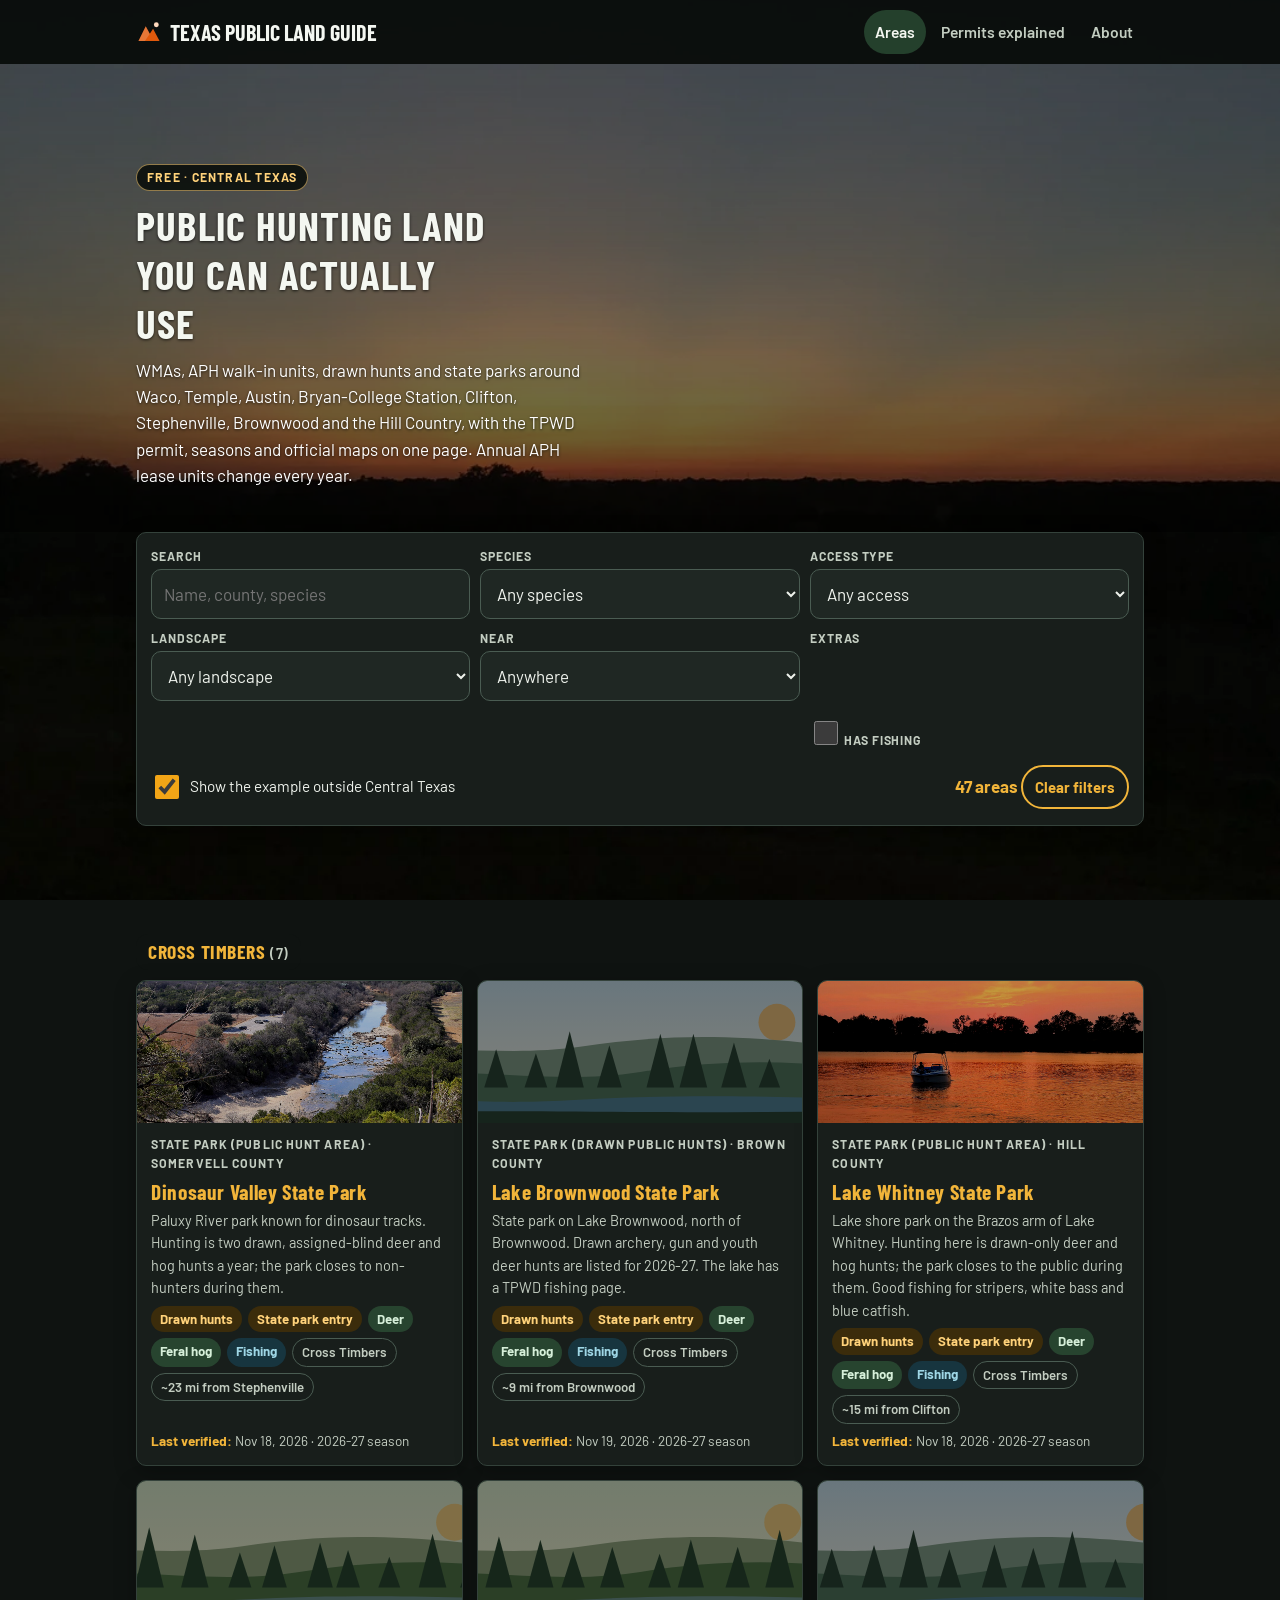
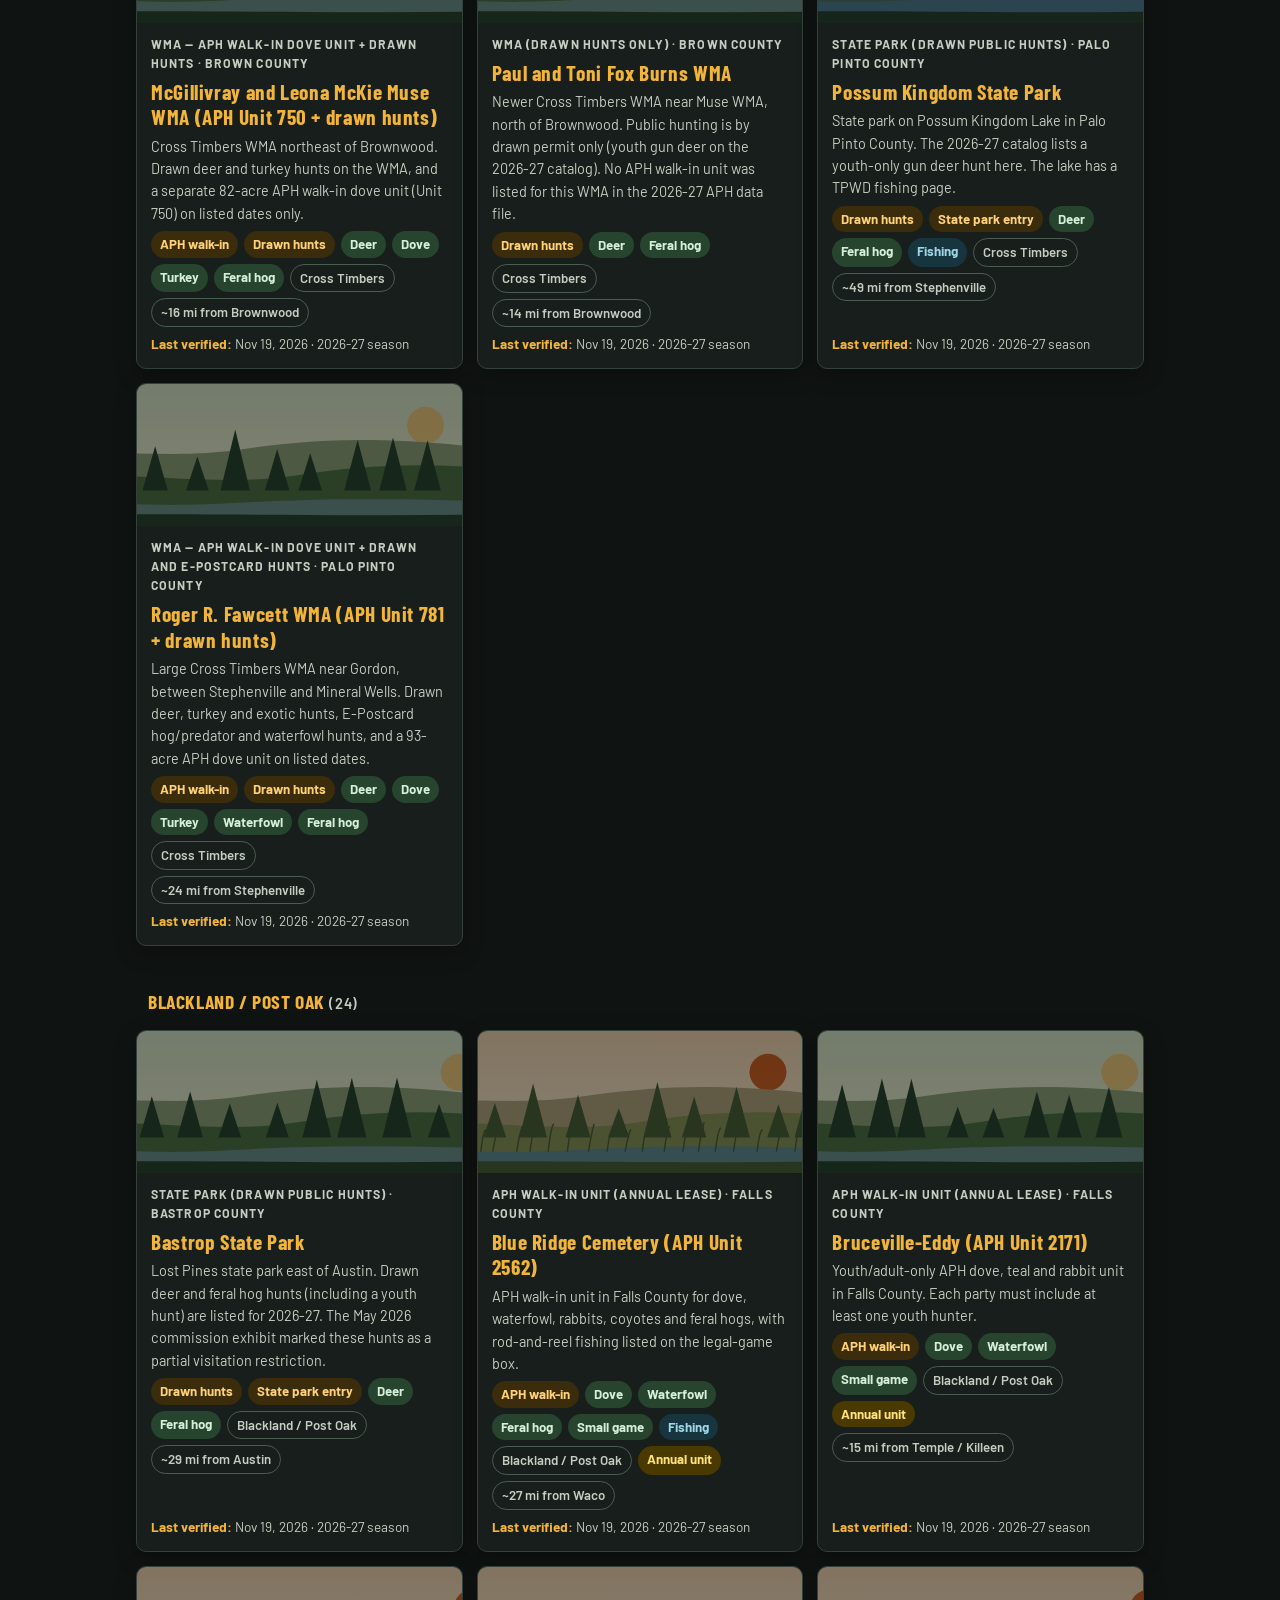
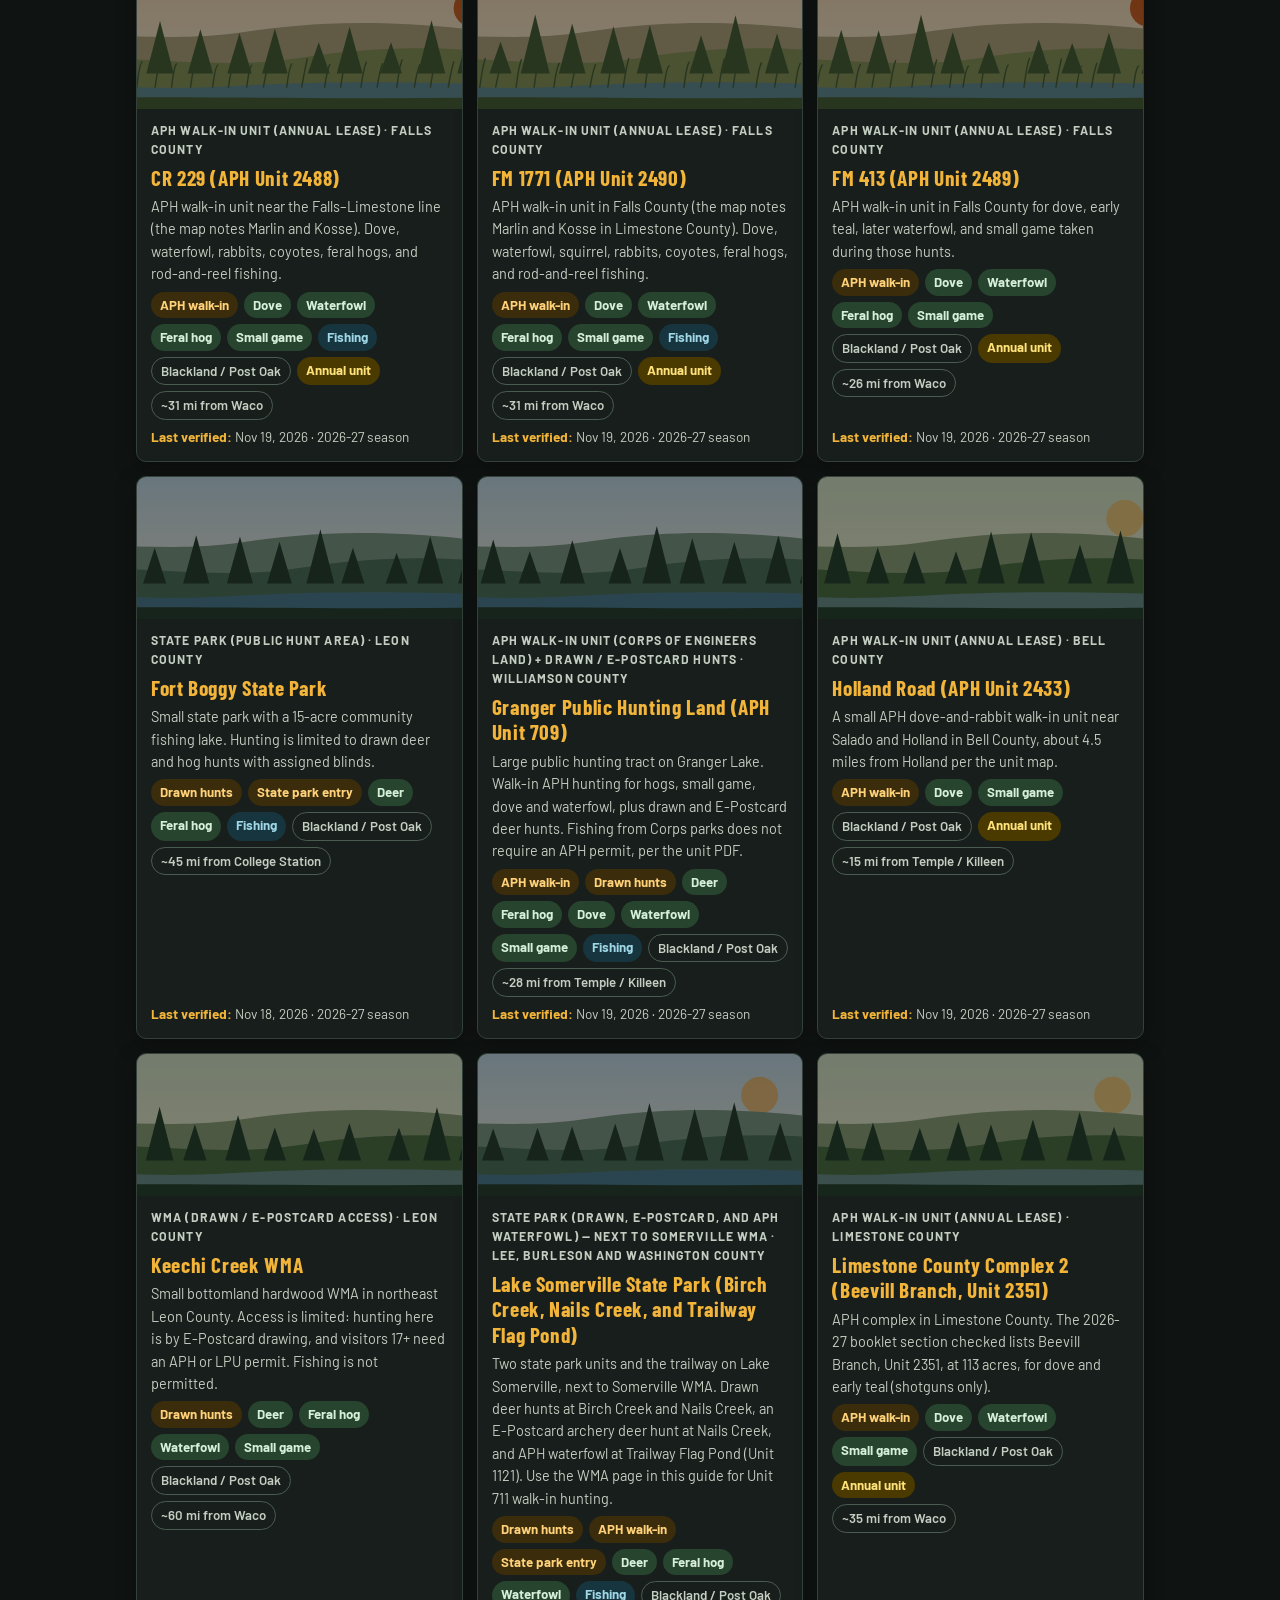
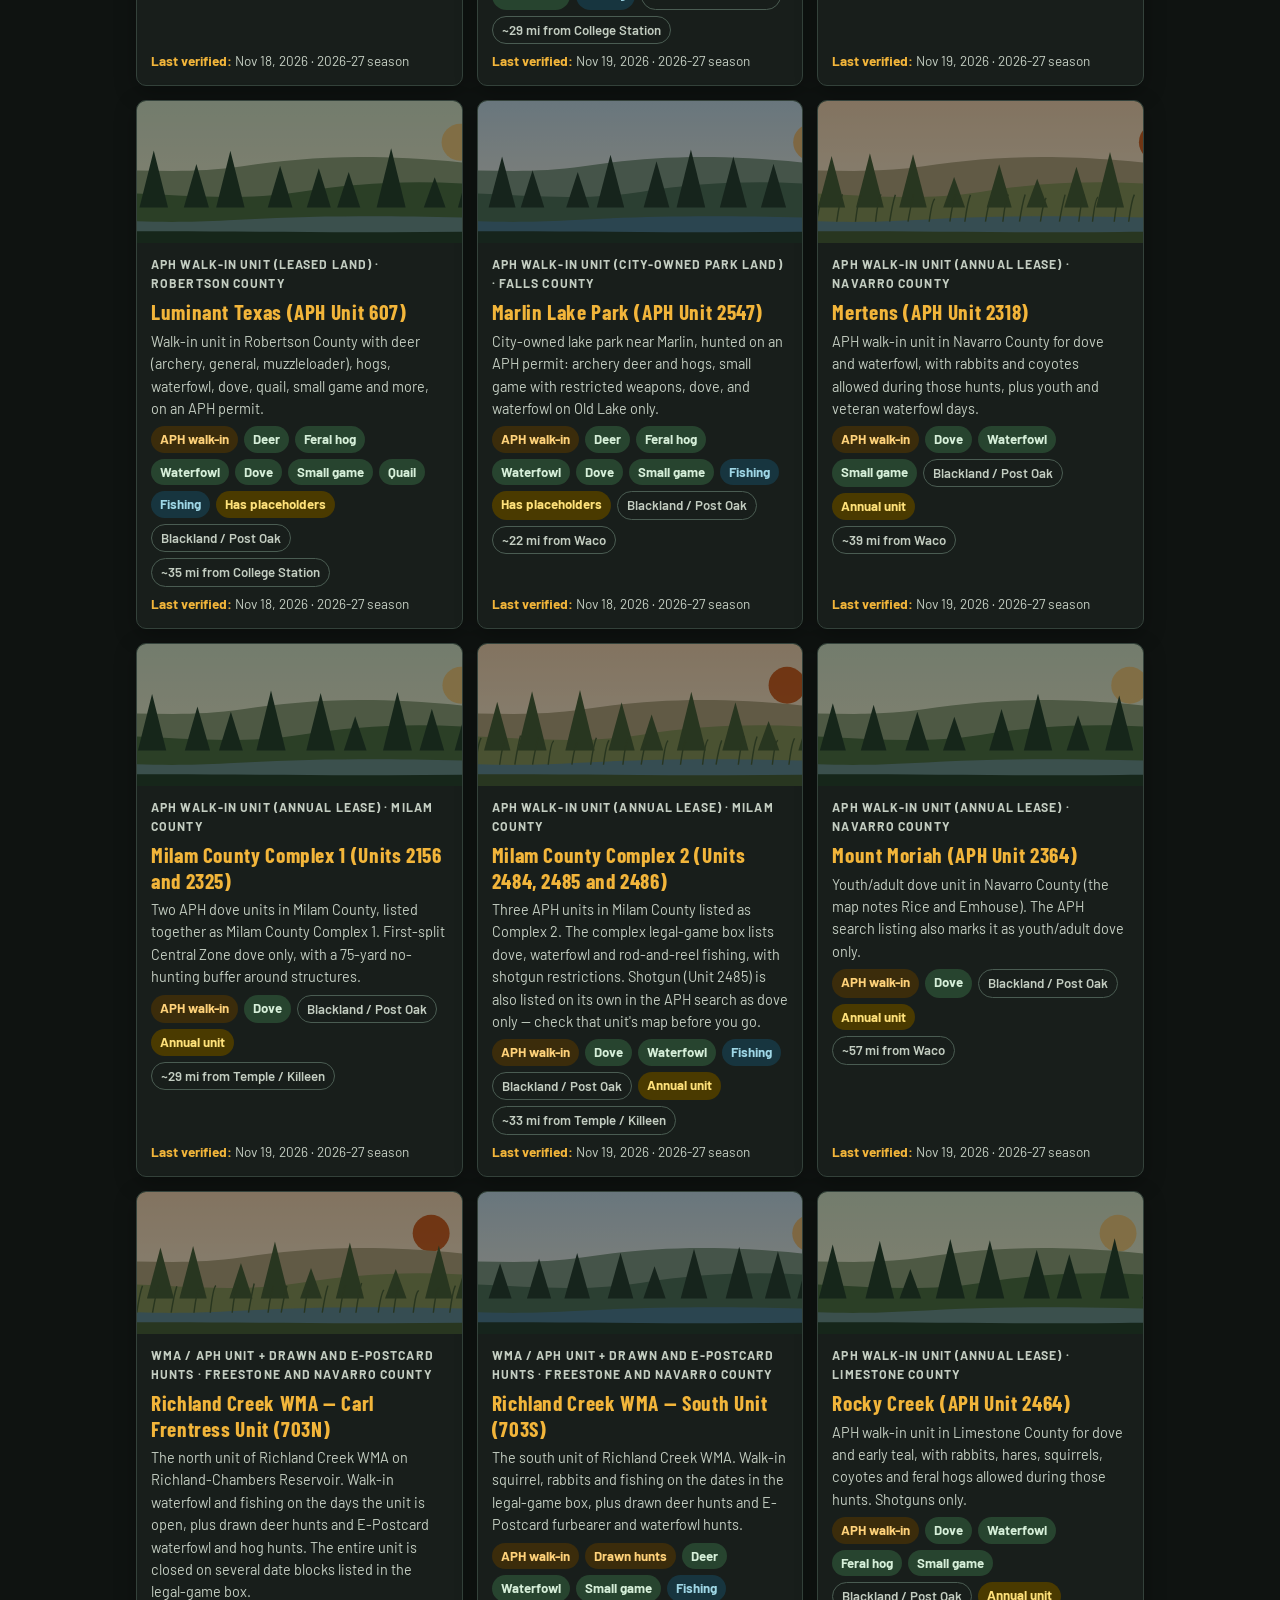
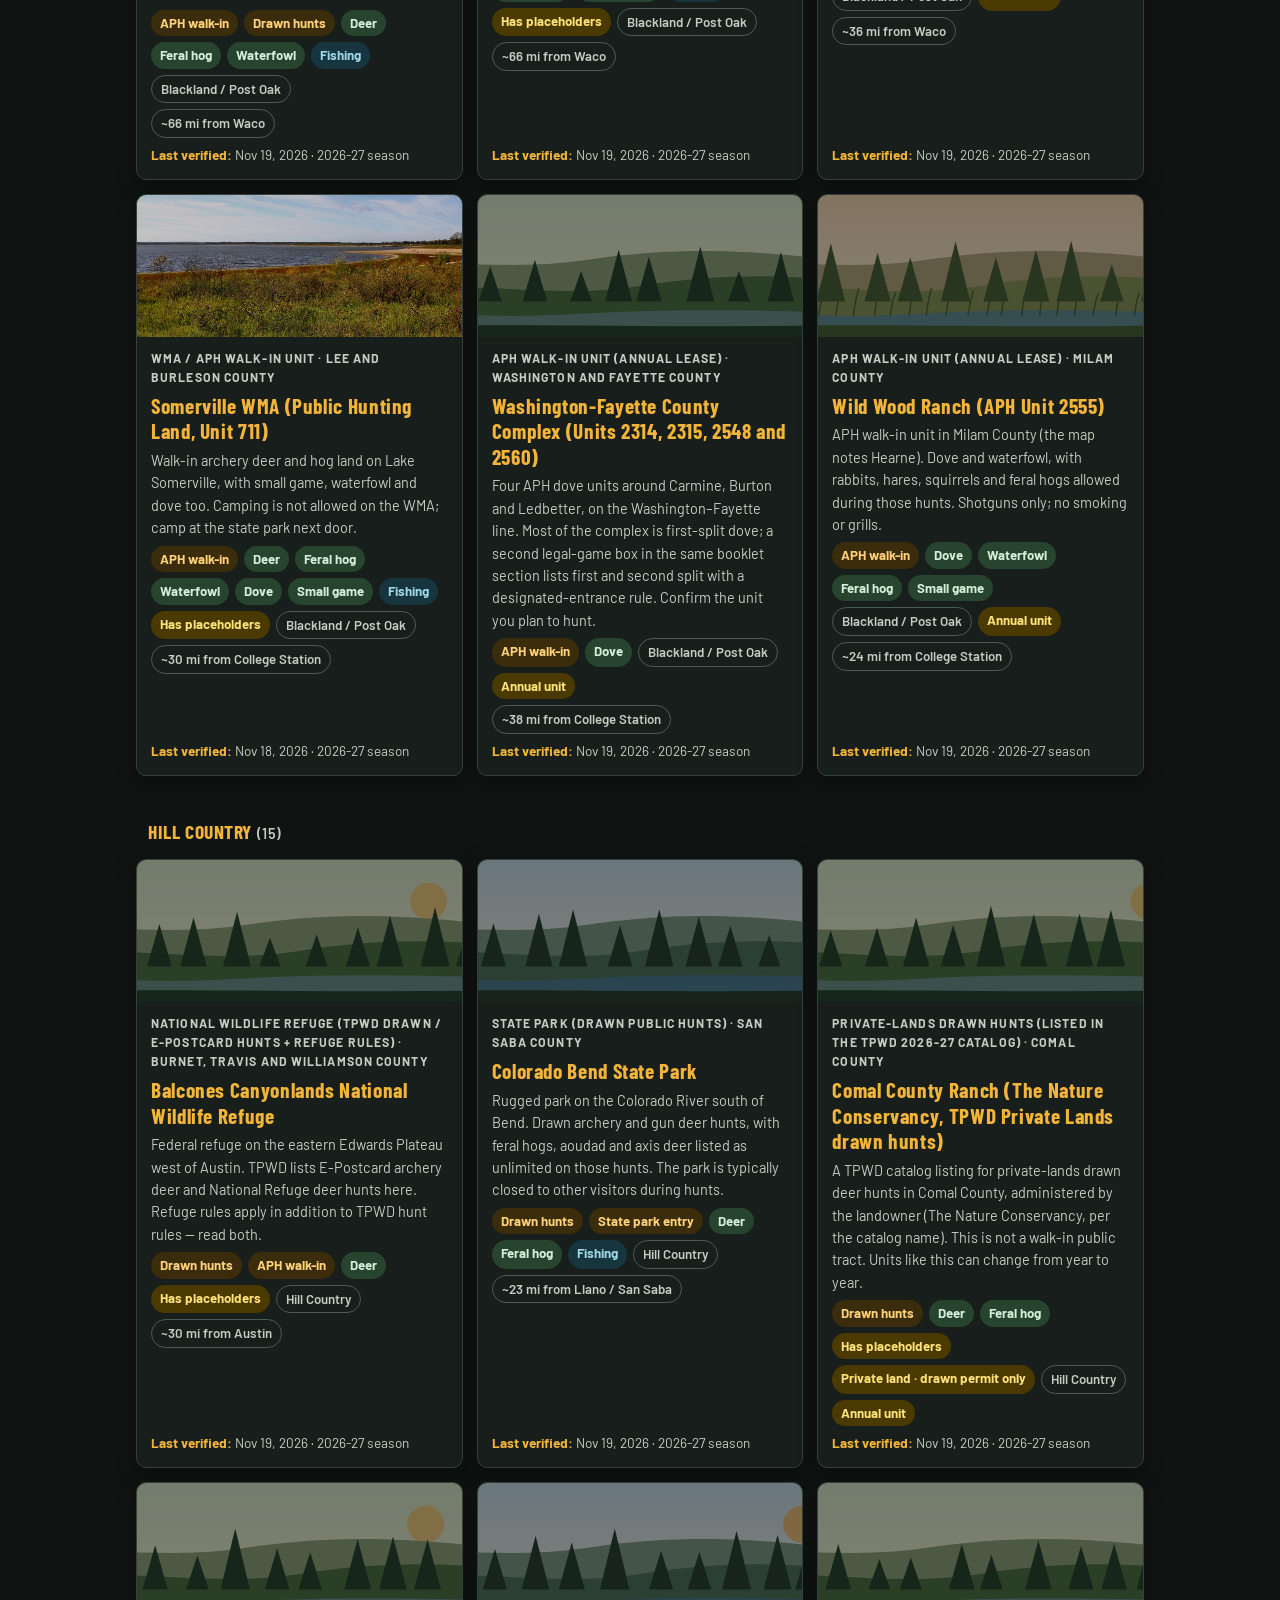
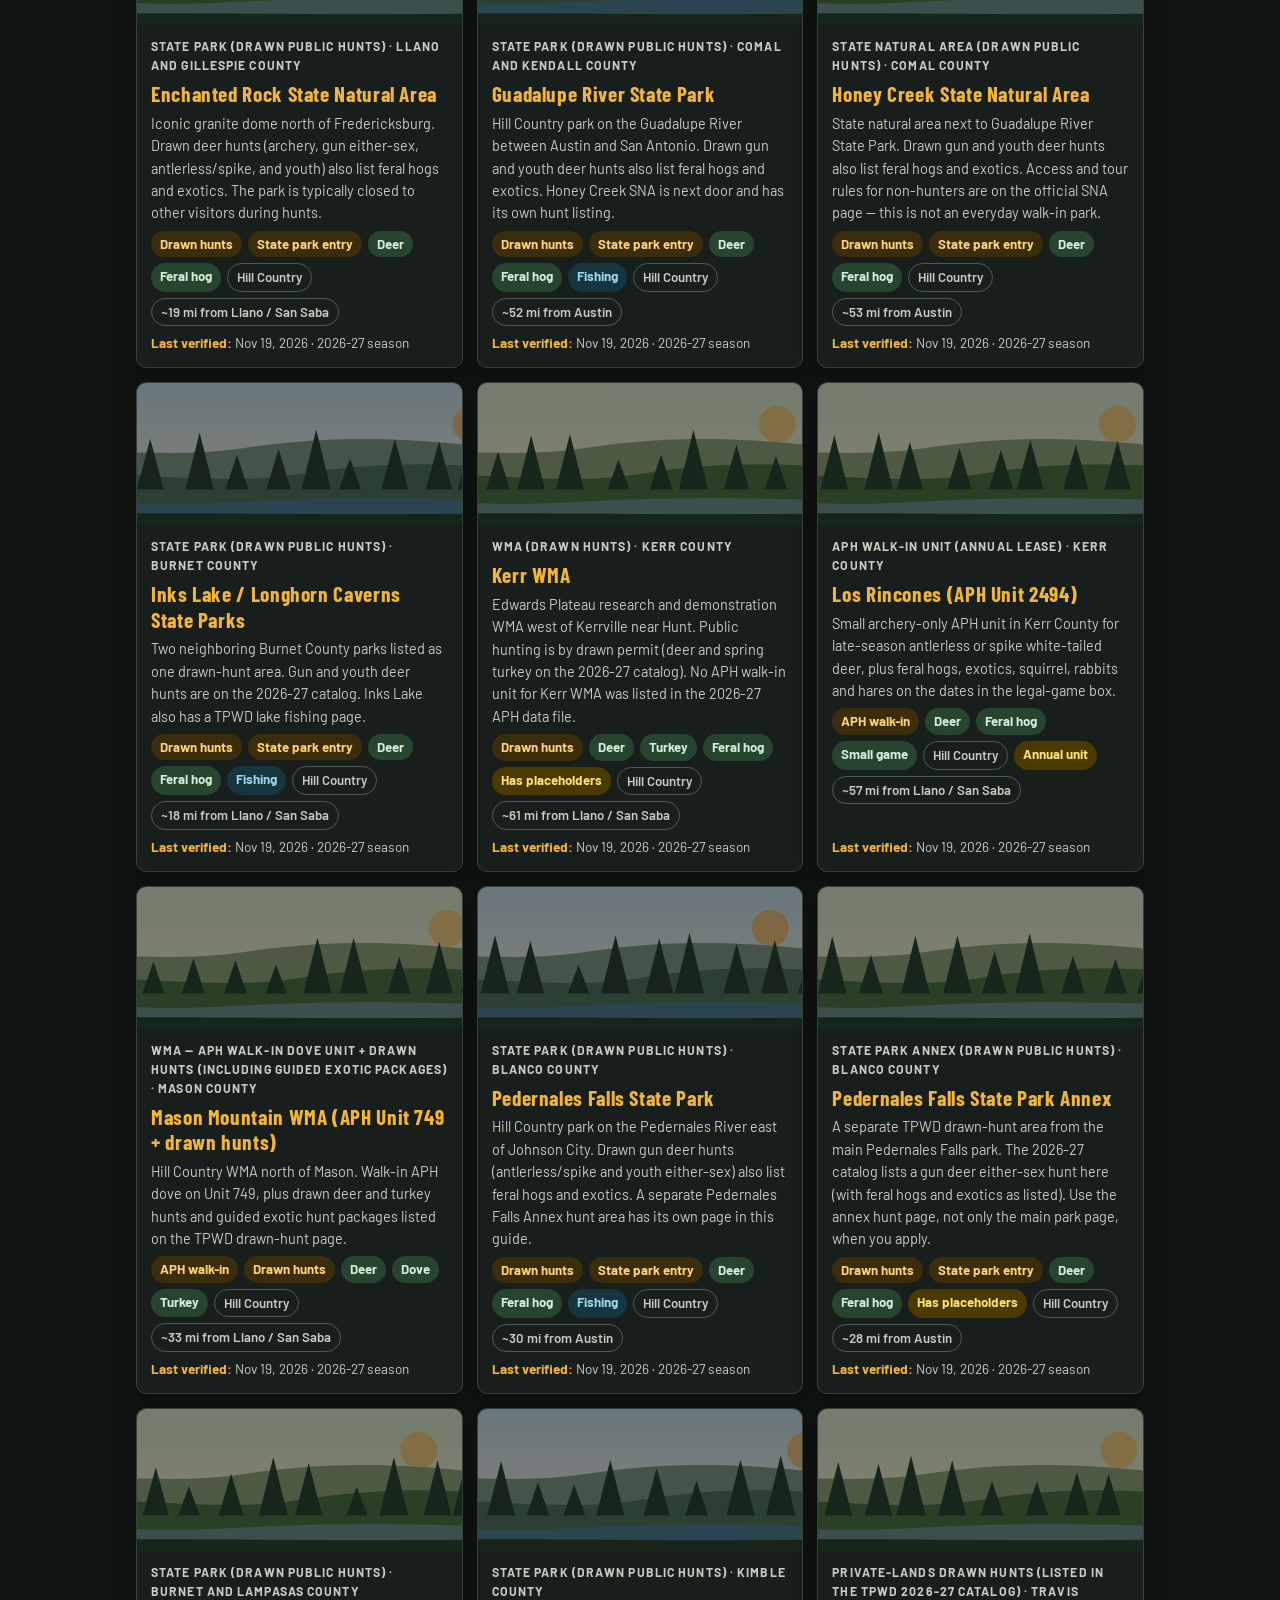
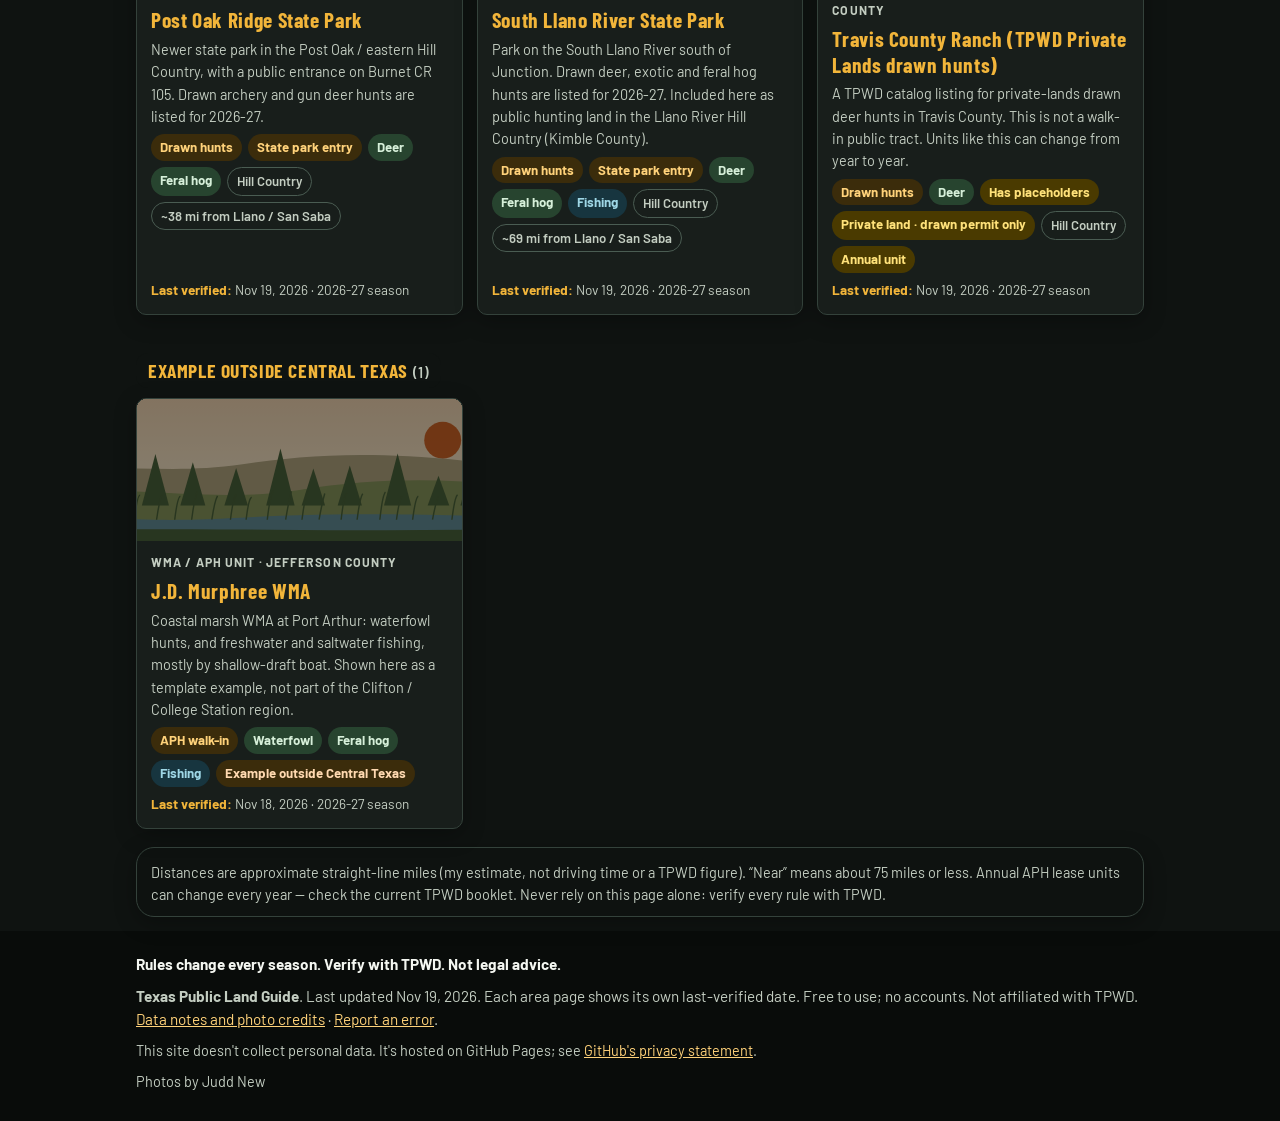
<file: index.html>
<!doctype html><html lang="en"><head><meta charset="utf-8"><meta name="viewport" content="width=device-width,initial-scale=1,viewport-fit=cover"><meta name="theme-color" content="#0a0d0b"><link rel="manifest" href="manifest.webmanifest"><link rel="icon" type="image/png" sizes="192x192" href="icons/icon-192.png"><link rel="apple-touch-icon" sizes="180x180" href="icons/apple-touch-icon.png"><meta name="apple-mobile-web-app-capable" content="yes"><meta name="mobile-web-app-capable" content="yes"><meta name="apple-mobile-web-app-status-bar-style" content="black-translucent"><meta name="apple-mobile-web-app-title" content="TX Public Land"><meta name="robots" content="noindex,nofollow"><link rel="preload" href="fonts/barlow-400.woff2" as="font" type="font/woff2" crossorigin><link rel="stylesheet" href="css/styles.css"><title>Texas Public Land Guide · Central Texas public hunting land</title></head>
<body data-page="home"><div class="bg-photo" aria-hidden="true"><img src="img/bg-pasture.webp" alt="" decoding="async"></div><div id="chrome-top"></div>
<section class="hero"><div class="art" id="hero-art" aria-hidden="true"></div><div class="hero-inner wrap">
<span class="eyebrow">Free · Central Texas</span>
<h1>Public hunting land you can actually use</h1>
<p>WMAs, APH walk-in units, drawn hunts and state parks around Waco, Temple, Austin, Bryan-College Station, Clifton, Stephenville, Brownwood and the Hill Country, with the TPWD permit, seasons and official maps on one page. Annual APH lease units change every year.</p></div></section>
<main class="wrap">
<div class="finder"><form id="finder" role="search" aria-label="Find an area" autocomplete="off">
<div class="field"><label for="q">Search</label><input id="q" name="q" type="search" placeholder="Name, county, species"></div>
<div class="field"><label for="species">Species</label><select id="species" name="species"><option value="">Any species</option><option value="deer">Deer</option><option value="hog">Feral hog</option><option value="waterfowl">Waterfowl</option><option value="dove">Dove</option><option value="small-game">Small game</option><option value="quail">Quail</option><option value="turkey">Turkey</option></select></div>
<div class="field"><label for="access">Access type</label><select id="access" name="access"><option value="">Any access</option><option value="aph">APH walk-in</option><option value="drawn">Drawn hunts</option><option value="state-park">State park entry</option></select></div>
<div class="field"><label for="landscape">Landscape</label><select id="landscape" name="landscape"><option value="">Any landscape</option><option value="cross-timbers">Cross Timbers</option><option value="blackland-post-oak">Blackland / Post Oak</option><option value="hill-country">Hill Country</option></select></div>
<div class="field"><label for="near">Near</label><select id="near" name="near"><option value="">Anywhere</option><option value="clifton">Clifton</option><option value="college-station">College Station</option><option value="waco">Waco</option><option value="temple">Temple / Killeen</option><option value="austin">Austin</option><option value="stephenville">Stephenville</option><option value="brownwood">Brownwood</option><option value="llano">Llano / San Saba</option></select></div>
<div class="field"><span class="flabel">Extras</span><label class="check"><input type="checkbox" name="fishing" id="fishing"> Has fishing</label></div>
<div class="finder-actions" style="grid-column:1/-1"><label class="check"><input type="checkbox" name="outside" id="outside" checked> Show the example outside Central Texas</label><span><span class="count" id="count" aria-live="polite"></span> <button class="btn ghost small" type="button" id="clear">Clear filters</button></span></div>
</form></div>
<div id="list"></div>
<p class="small muted sheet-block" style="margin-top:18px">Distances are approximate straight-line miles (my estimate, not driving time or a TPWD figure). “Near” means about 75 miles or less. Annual APH lease units can change every year — check the current TPWD booklet. Never rely on this page alone: verify every rule with TPWD.</p>
</main><div id="chrome-bottom"></div><script src="data/areas.js"></script><script src="data/areas-central.js"></script><script src="data/photos.js"></script><script src="data/hunting-bot.js"></script><script src="js/app.js"></script></body></html>
</file>
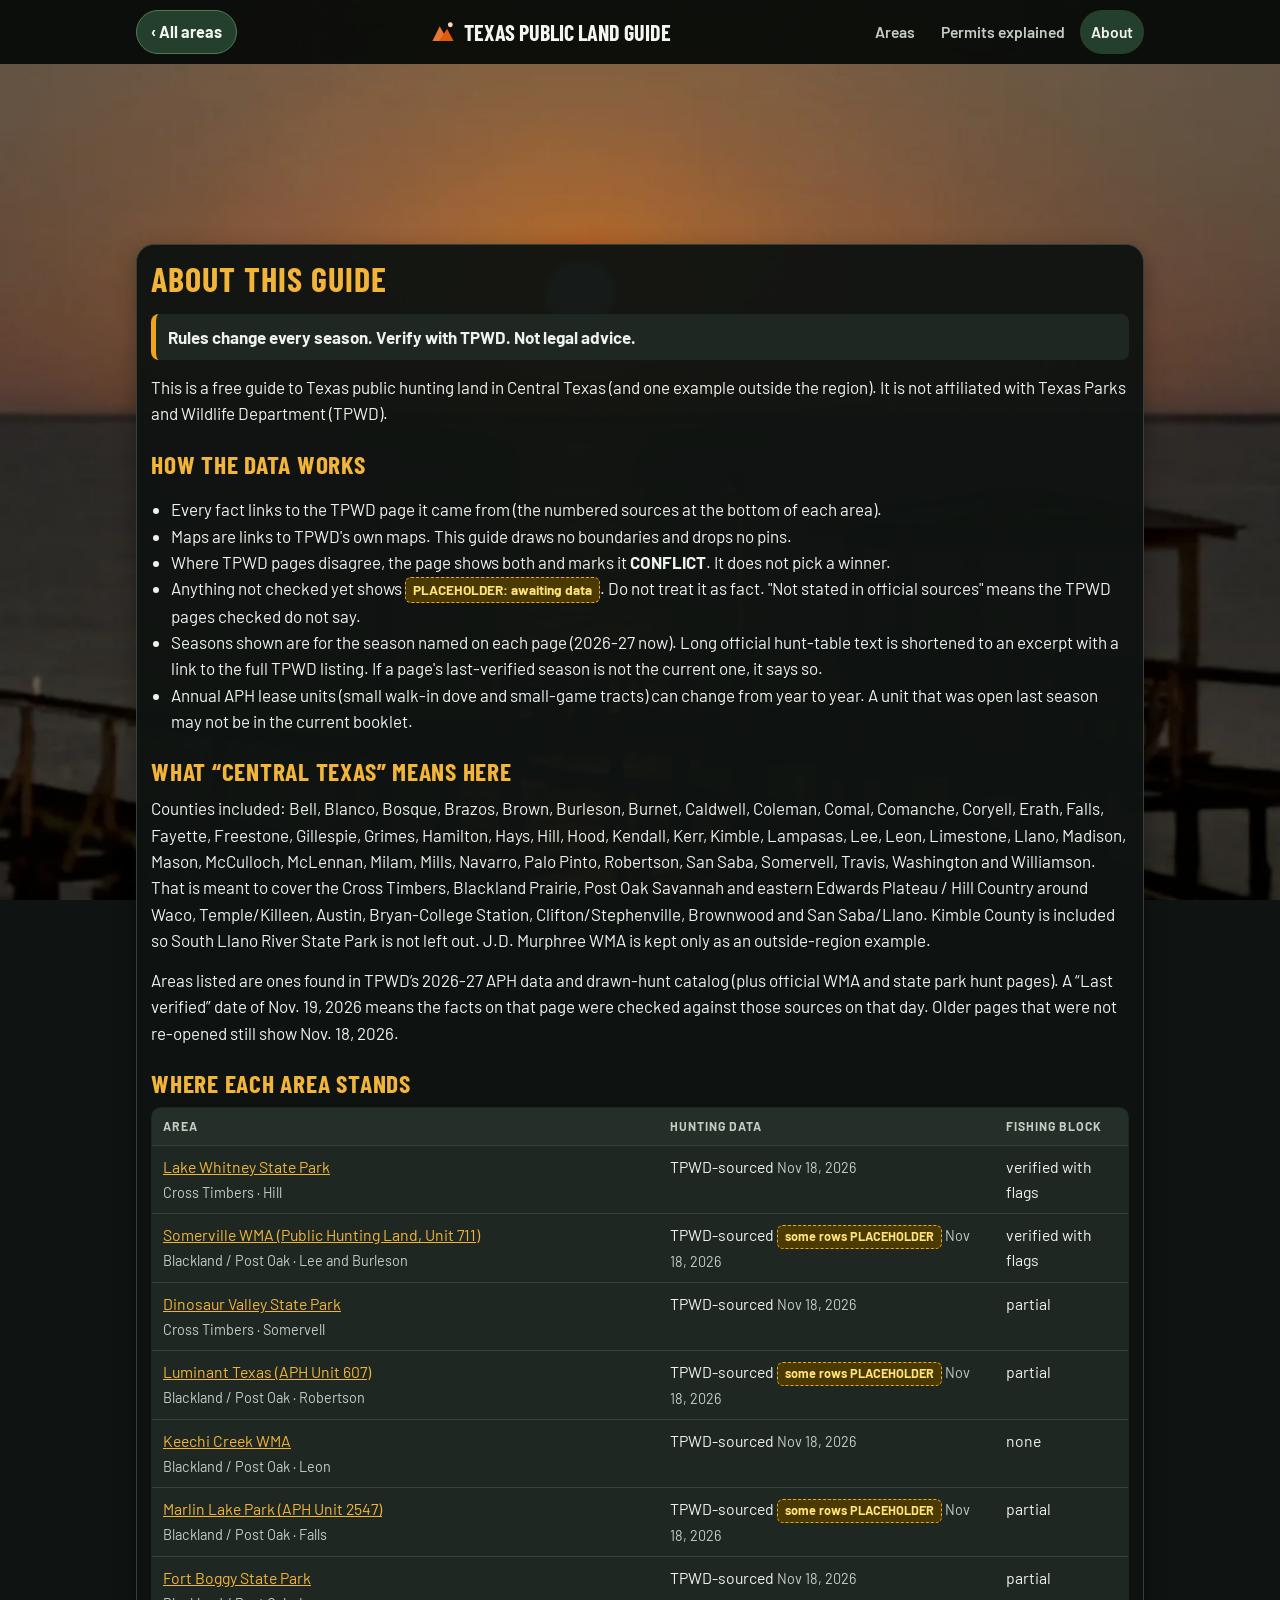
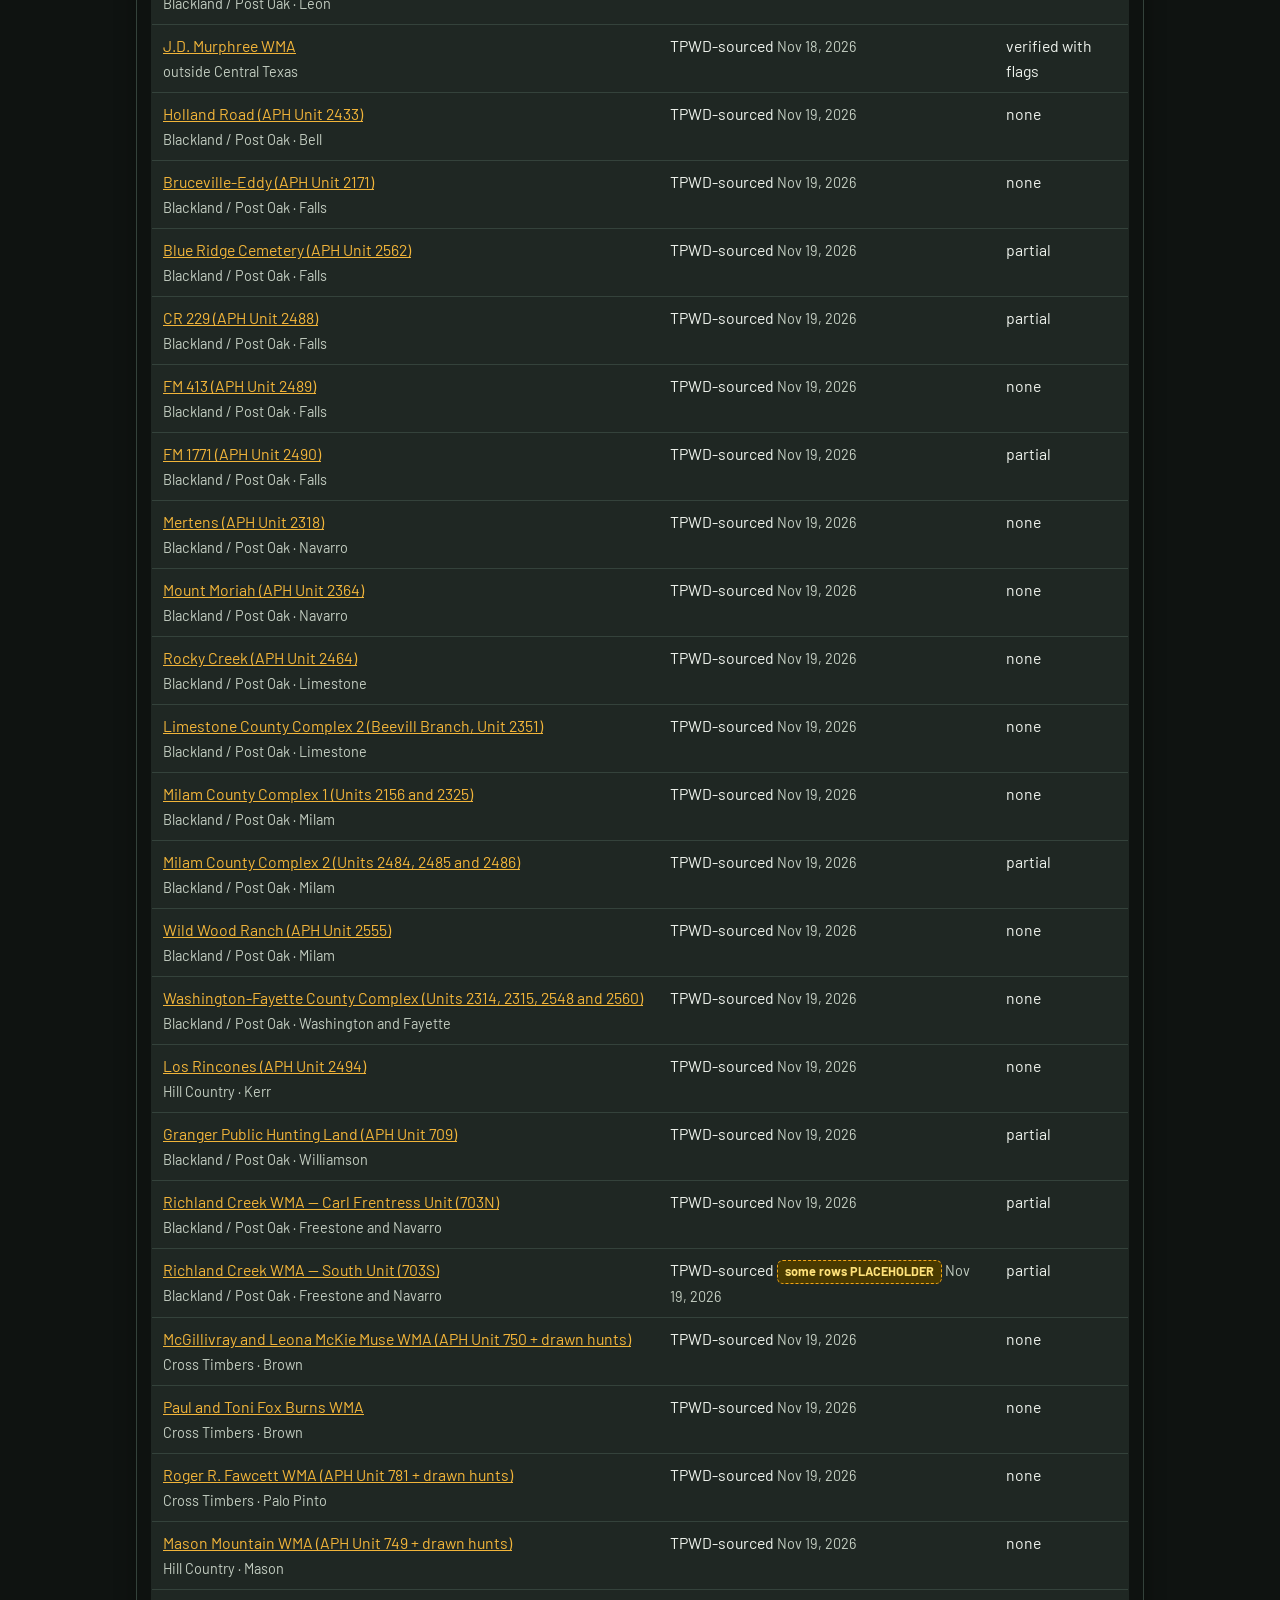
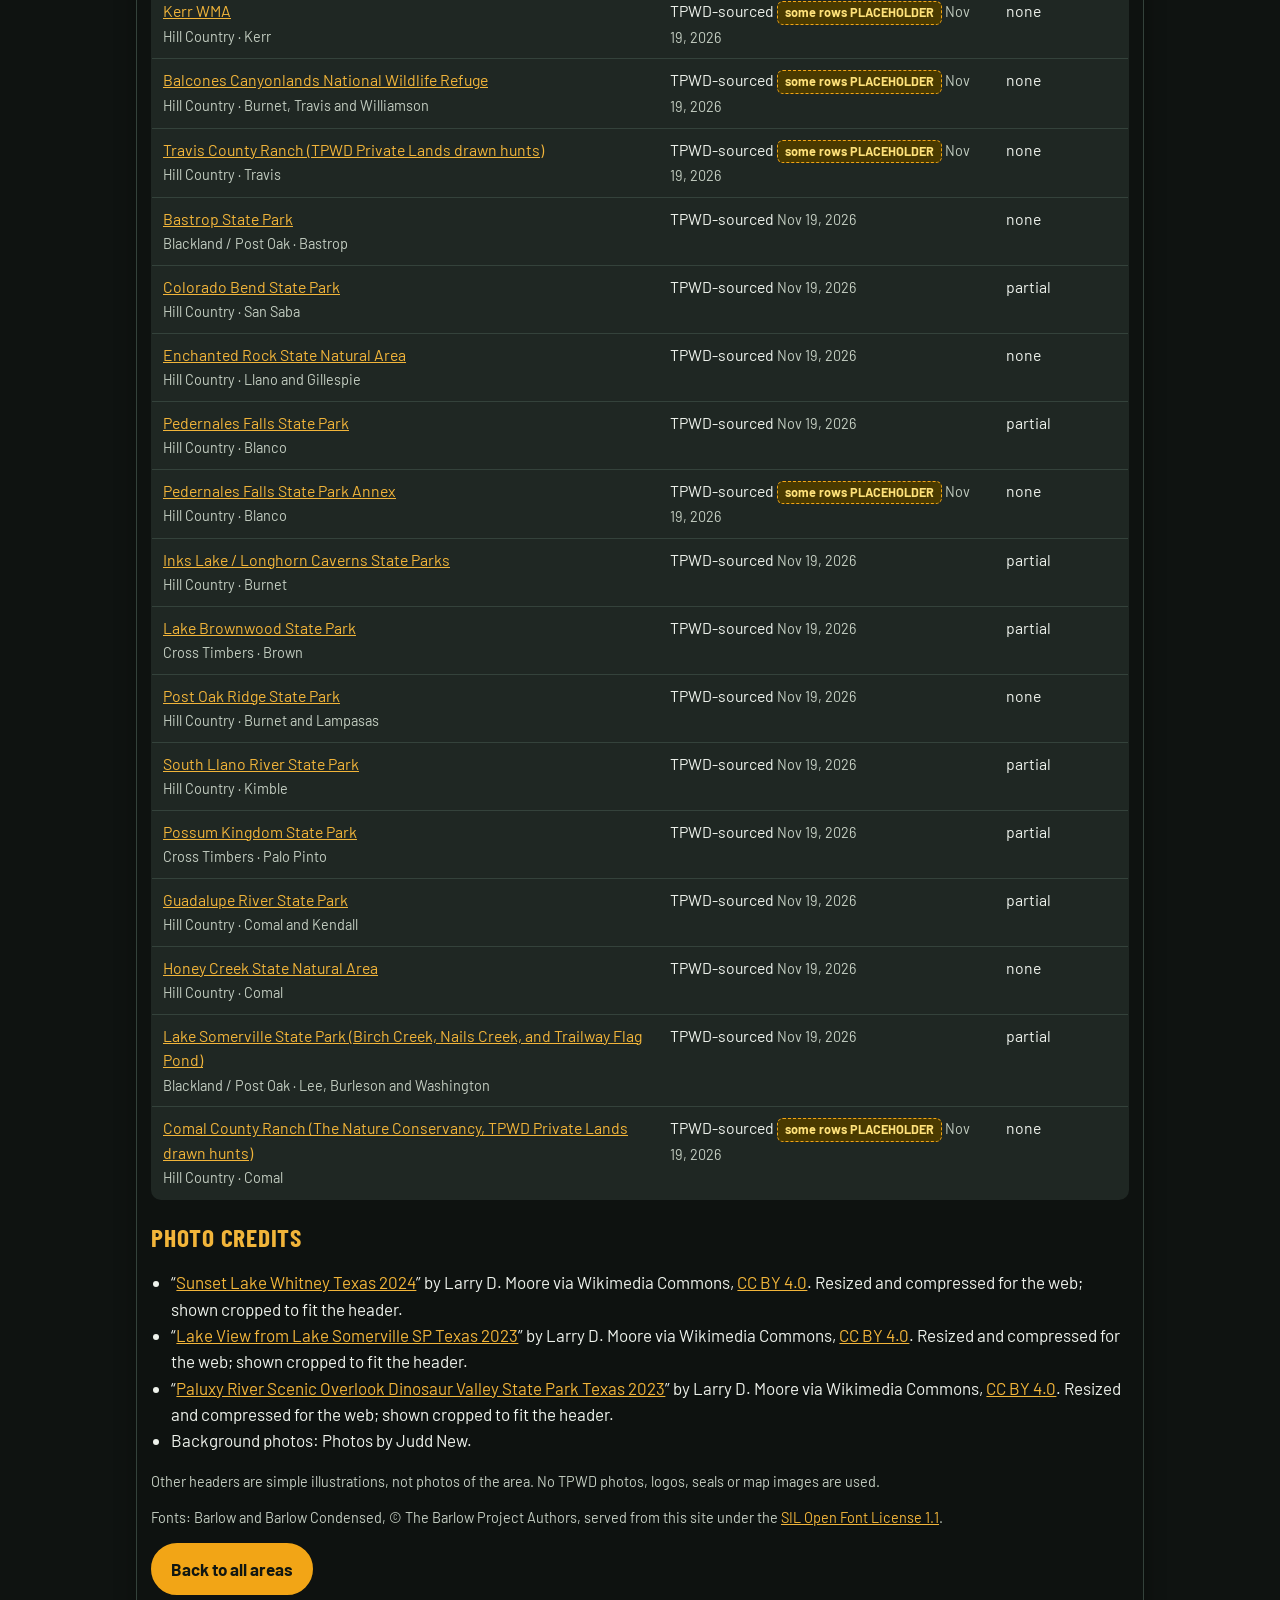
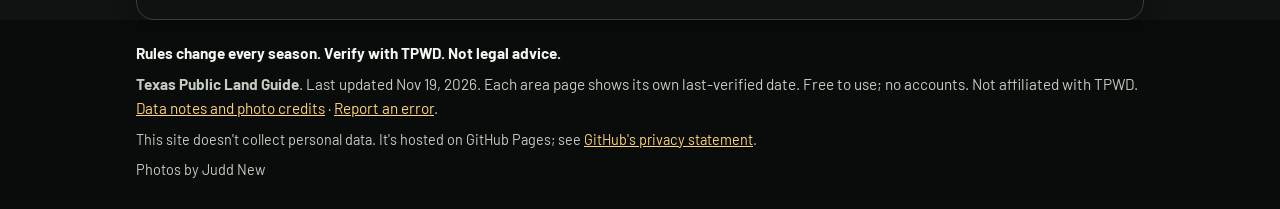
<file: about.html>
<!doctype html><html lang="en"><head><meta charset="utf-8"><meta name="viewport" content="width=device-width,initial-scale=1,viewport-fit=cover"><meta name="theme-color" content="#0a0d0b"><link rel="manifest" href="manifest.webmanifest"><link rel="icon" type="image/png" sizes="192x192" href="icons/icon-192.png"><link rel="apple-touch-icon" sizes="180x180" href="icons/apple-touch-icon.png"><meta name="apple-mobile-web-app-capable" content="yes"><meta name="mobile-web-app-capable" content="yes"><meta name="apple-mobile-web-app-status-bar-style" content="black-translucent"><meta name="apple-mobile-web-app-title" content="TX Public Land"><meta name="robots" content="noindex,nofollow"><link rel="preload" href="fonts/barlow-400.woff2" as="font" type="font/woff2" crossorigin><link rel="stylesheet" href="css/styles.css"><title>About · Texas Public Land Guide</title></head>
<body data-page="about"><div class="bg-photo" aria-hidden="true"><img src="img/bg-pier.webp" alt="" decoding="async"></div><div id="chrome-top"></div><main class="wrap prose" style="padding-top:18px">
<div class="sheet-block">
<h1>About this guide</h1>
<div class="disclaimer">Rules change every season. Verify with TPWD. Not legal advice.</div>
<p>This is a free guide to Texas public hunting land in Central Texas (and one example outside the region). It is not affiliated with Texas Parks and Wildlife Department (TPWD).</p>
<h2>How the data works</h2>
<ul>
<li>Every fact links to the TPWD page it came from (the numbered sources at the bottom of each area).</li>
<li>Maps are links to TPWD's own maps. This guide draws no boundaries and drops no pins.</li>
<li>Where TPWD pages disagree, the page shows both and marks it <b>CONFLICT</b>. It does not pick a winner.</li>
<li>Anything not checked yet shows <span class="ph-flag">PLACEHOLDER: awaiting data</span>. Do not treat it as fact. "Not stated in official sources" means the TPWD pages checked do not say.</li>
<li>Seasons shown are for the season named on each page (2026-27 now). Long official hunt-table text is shortened to an excerpt with a link to the full TPWD listing. If a page's last-verified season is not the current one, it says so.</li>
<li>Annual APH lease units (small walk-in dove and small-game tracts) can change from year to year. A unit that was open last season may not be in the current booklet.</li>
</ul>
<h2>What “Central Texas” means here</h2>
<p>Counties included: Bell, Blanco, Bosque, Brazos, Brown, Burleson, Burnet, Caldwell, Coleman, Comal, Comanche, Coryell, Erath, Falls, Fayette, Freestone, Gillespie, Grimes, Hamilton, Hays, Hill, Hood, Kendall, Kerr, Kimble, Lampasas, Lee, Leon, Limestone, Llano, Madison, Mason, McCulloch, McLennan, Milam, Mills, Navarro, Palo Pinto, Robertson, San Saba, Somervell, Travis, Washington and Williamson. That is meant to cover the Cross Timbers, Blackland Prairie, Post Oak Savannah and eastern Edwards Plateau / Hill Country around Waco, Temple/Killeen, Austin, Bryan-College Station, Clifton/Stephenville, Brownwood and San Saba/Llano. Kimble County is included so South Llano River State Park is not left out. J.D. Murphree WMA is kept only as an outside-region example.</p>
<p>Areas listed are ones found in TPWD’s 2026-27 APH data and drawn-hunt catalog (plus official WMA and state park hunt pages). A “Last verified” date of Nov. 19, 2026 means the facts on that page were checked against those sources on that day. Older pages that were not re-opened still show Nov. 18, 2026.</p>
<h2>Where each area stands</h2>
<div class="table-wrap"><table class="simple"><thead><tr><th>Area</th><th>Hunting data</th><th>Fishing block</th></tr></thead><tbody id="areastatus"></tbody></table></div>
<h2>Photo credits</h2>
<ul id="credits"></ul>
<p class="small muted">Other headers are simple illustrations, not photos of the area. No TPWD photos, logos, seals or map images are used.</p>
<p class="small muted">Fonts: Barlow and Barlow Condensed, © The Barlow Project Authors, served from this site under the <a href="fonts/OFL.txt">SIL Open Font License 1.1</a>.</p>
<p><a class="btn" href="index.html">Back to all areas</a></p>
</div></main><div id="chrome-bottom"></div><script src="data/areas.js"></script><script src="data/areas-central.js"></script><script src="data/photos.js"></script><script src="data/hunting-bot.js"></script><script src="js/app.js"></script></body></html>
</file>
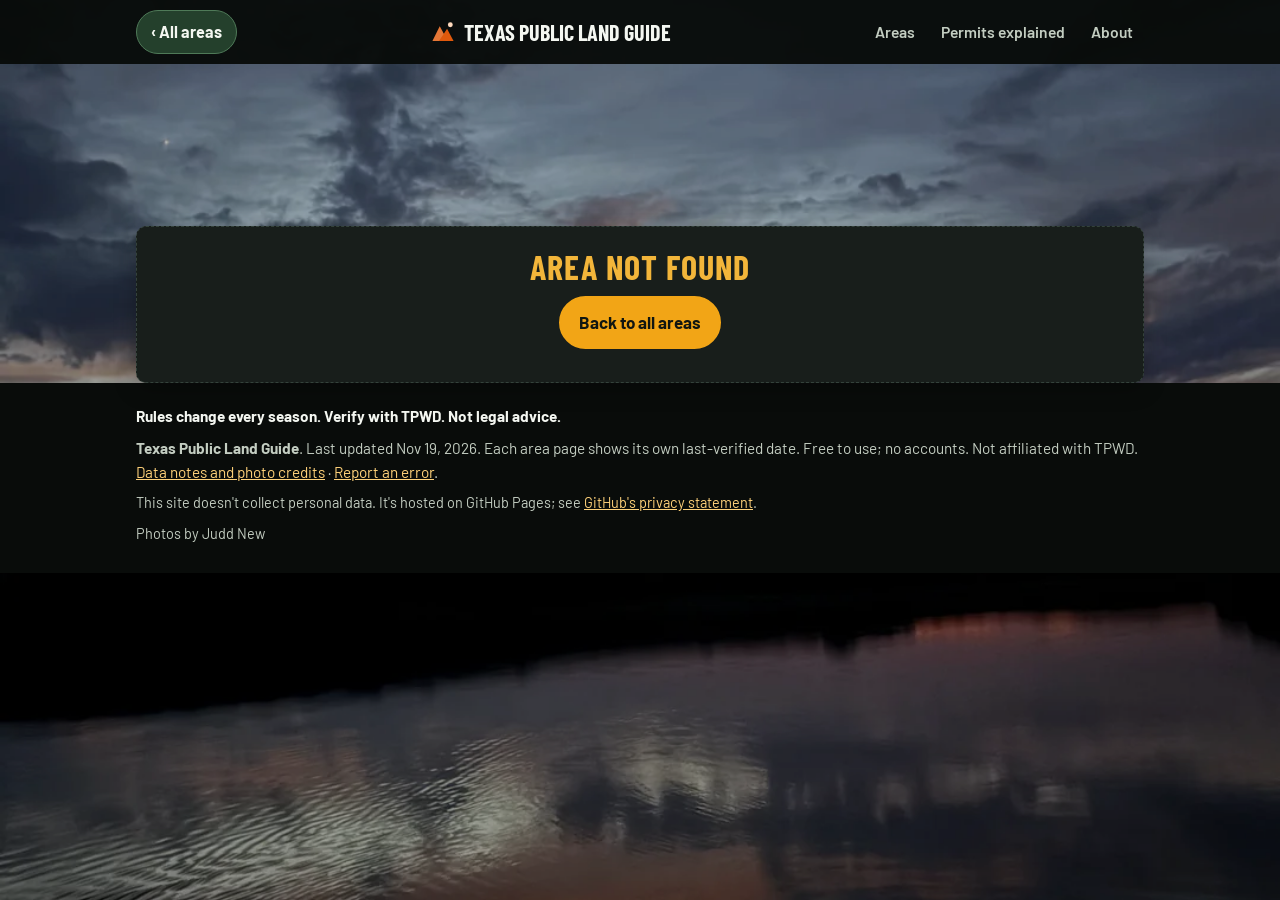
<file: area.html>
<!doctype html><html lang="en"><head><meta charset="utf-8"><meta name="viewport" content="width=device-width,initial-scale=1,viewport-fit=cover"><meta name="theme-color" content="#0a0d0b"><link rel="manifest" href="manifest.webmanifest"><link rel="icon" type="image/png" sizes="192x192" href="icons/icon-192.png"><link rel="apple-touch-icon" sizes="180x180" href="icons/apple-touch-icon.png"><meta name="apple-mobile-web-app-capable" content="yes"><meta name="mobile-web-app-capable" content="yes"><meta name="apple-mobile-web-app-status-bar-style" content="black-translucent"><meta name="apple-mobile-web-app-title" content="TX Public Land"><meta name="robots" content="noindex,nofollow"><link rel="preload" href="fonts/barlow-400.woff2" as="font" type="font/woff2" crossorigin><link rel="stylesheet" href="css/styles.css"><title>Area · Texas Public Land Guide</title></head>
<body data-page="area"><div class="bg-photo" aria-hidden="true"><img src="img/bg-lake-dusk.webp" alt="" decoding="async"></div><div id="chrome-top"></div><main class="wrap" id="area"><noscript>This guide needs JavaScript.</noscript></main><div id="chrome-bottom"></div><script src="data/areas.js"></script><script src="data/areas-central.js"></script><script src="data/photos.js"></script><script src="data/hunting-bot.js"></script><script src="js/app.js"></script></body></html>
</file>
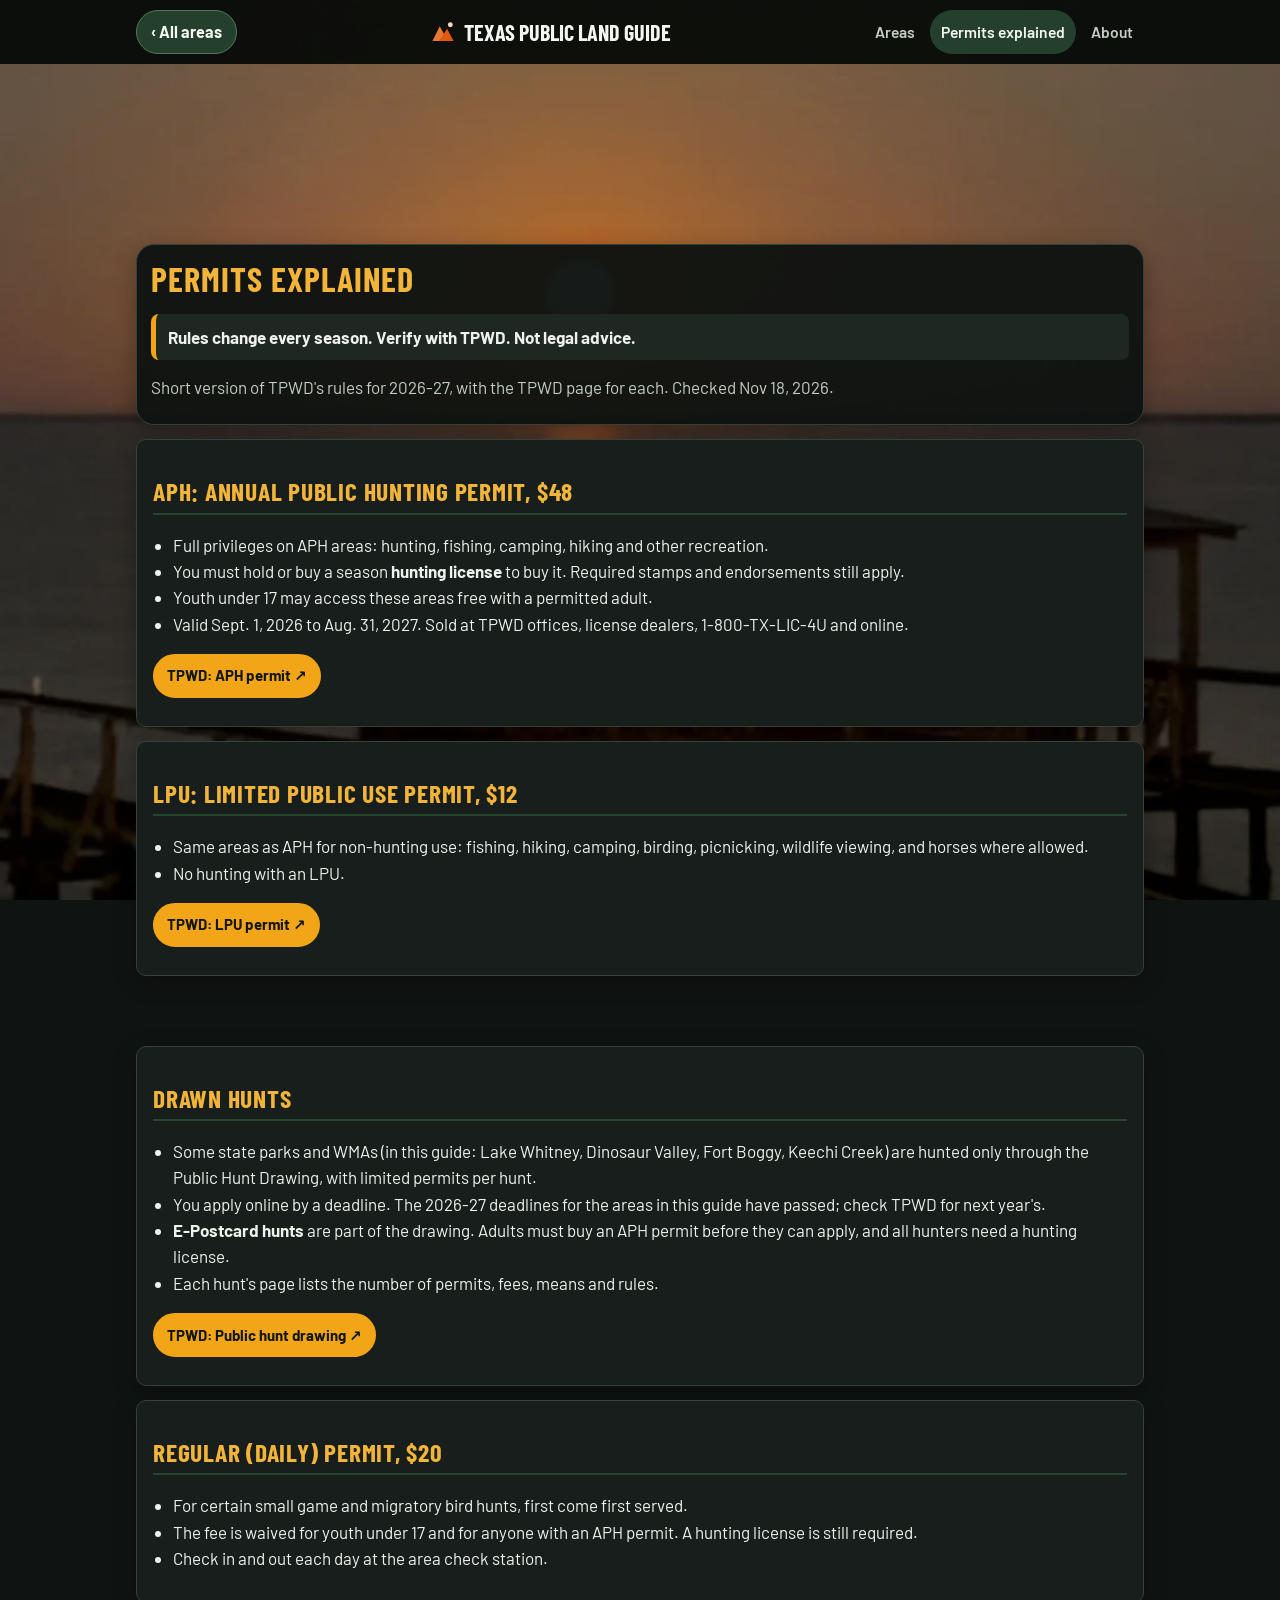
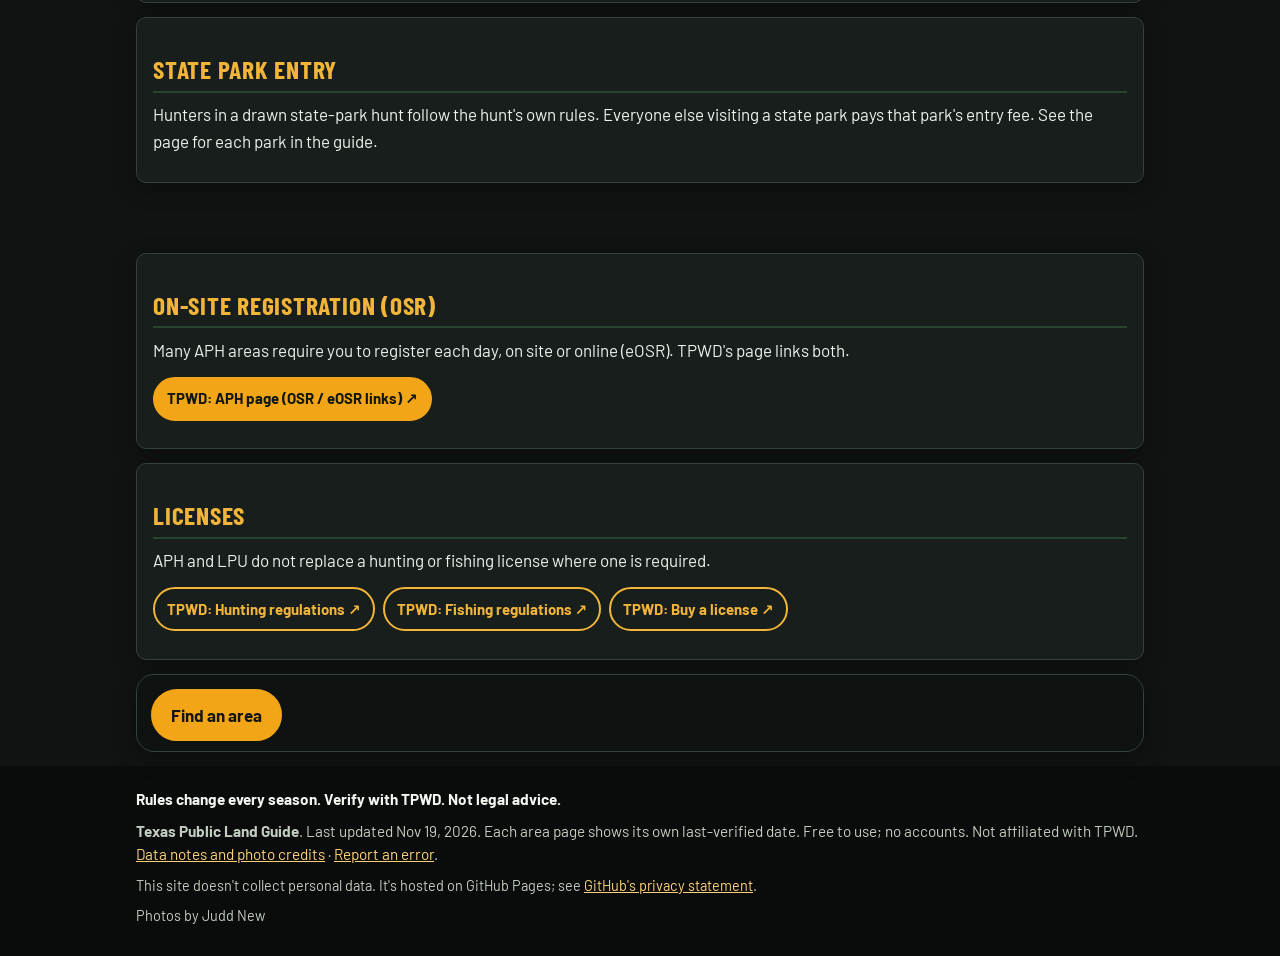
<file: permits.html>
<!doctype html><html lang="en"><head><meta charset="utf-8"><meta name="viewport" content="width=device-width,initial-scale=1,viewport-fit=cover"><meta name="theme-color" content="#0a0d0b"><link rel="manifest" href="manifest.webmanifest"><link rel="icon" type="image/png" sizes="192x192" href="icons/icon-192.png"><link rel="apple-touch-icon" sizes="180x180" href="icons/apple-touch-icon.png"><meta name="apple-mobile-web-app-capable" content="yes"><meta name="mobile-web-app-capable" content="yes"><meta name="apple-mobile-web-app-status-bar-style" content="black-translucent"><meta name="apple-mobile-web-app-title" content="TX Public Land"><meta name="robots" content="noindex,nofollow"><link rel="preload" href="fonts/barlow-400.woff2" as="font" type="font/woff2" crossorigin><link rel="stylesheet" href="css/styles.css"><title>Permits explained · Texas Public Land Guide</title></head>
<body data-page="permits"><div class="bg-photo" aria-hidden="true"><img src="img/bg-pier.webp" alt="" decoding="async"></div><div id="chrome-top"></div><main class="wrap prose" style="padding-top:18px">
<div class="sheet-block"><h1>Permits explained</h1>
<div class="disclaimer">Rules change every season. Verify with TPWD. Not legal advice.</div>
<p class="muted">Short version of TPWD's rules for 2026-27, with the TPWD page for each. Checked Nov 18, 2026.</p></div>
<section class="panel"><h2>APH: Annual Public Hunting permit, $48</h2>
<ul><li>Full privileges on APH areas: hunting, fishing, camping, hiking and other recreation.</li>
<li>You must hold or buy a season <b>hunting license</b> to buy it. Required stamps and endorsements still apply.</li>
<li>Youth under 17 may access these areas free with a permitted adult.</li>
<li>Valid Sept. 1, 2026 to Aug. 31, 2027. Sold at TPWD offices, license dealers, 1-800-TX-LIC-4U and online.</li></ul>
<p><a class="btn small" href="https://tpwd.texas.gov/huntwild/hunt/public/annual_public_hunting/" rel="noopener">TPWD: APH permit ↗</a></p></section>
<section class="panel"><h2>LPU: Limited Public Use permit, $12</h2>
<ul><li>Same areas as APH for non-hunting use: fishing, hiking, camping, birding, picnicking, wildlife viewing, and horses where allowed.</li>
<li>No hunting with an LPU.</li></ul>
<p><a class="btn small" href="https://tpwd.texas.gov/huntwild/hunt/public/annual_public_hunting/" rel="noopener">TPWD: LPU permit ↗</a></p></section>
<section class="panel"><h2>Drawn hunts</h2>
<ul><li>Some state parks and WMAs (in this guide: Lake Whitney, Dinosaur Valley, Fort Boggy, Keechi Creek) are hunted only through the Public Hunt Drawing, with limited permits per hunt.</li>
<li>You apply online by a deadline. The 2026-27 deadlines for the areas in this guide have passed; check TPWD for next year's.</li>
<li><b>E-Postcard hunts</b> are part of the drawing. Adults must buy an APH permit before they can apply, and all hunters need a hunting license.</li>
<li>Each hunt's page lists the number of permits, fees, means and rules.</li></ul>
<p class="btn-row"><a class="btn small" href="https://tpwd.texas.gov/huntwild/hunt/public/public_hunt_drawing/" rel="noopener">TPWD: Public hunt drawing ↗</a></p></section>
<section class="panel"><h2>Regular (daily) permit, $20</h2>
<ul><li>For certain small game and migratory bird hunts, first come first served.</li>
<li>The fee is waived for youth under 17 and for anyone with an APH permit. A hunting license is still required.</li>
<li>Check in and out each day at the area check station.</li></ul></section>
<section class="panel"><h2>State park entry</h2><p>Hunters in a drawn state-park hunt follow the hunt's own rules. Everyone else visiting a state park pays that park's entry fee. See the page for each park in the guide.</p></section>
<section class="panel"><h2>On-site registration (OSR)</h2><p>Many APH areas require you to register each day, on site or online (eOSR). TPWD's page links both.</p>
<p><a class="btn small" href="https://tpwd.texas.gov/huntwild/hunt/public/annual_public_hunting/" rel="noopener">TPWD: APH page (OSR / eOSR links) ↗</a></p></section>
<section class="panel"><h2>Licenses</h2><p>APH and LPU do not replace a hunting or fishing license where one is required.</p>
<p class="btn-row"><a class="btn ghost small" href="https://tpwd.texas.gov/regulations/outdoor-annual/hunting/" rel="noopener">TPWD: Hunting regulations ↗</a><a class="btn ghost small" href="https://tpwd.texas.gov/regulations/outdoor-annual/fishing/" rel="noopener">TPWD: Fishing regulations ↗</a><a class="btn ghost small" href="https://tpwd.texas.gov/business/licenses/online_sales/" rel="noopener">TPWD: Buy a license ↗</a></p></section>
<p class="sheet-block"><a class="btn" href="index.html">Find an area</a></p>
</main><div id="chrome-bottom"></div><script src="data/areas.js"></script><script src="data/areas-central.js"></script><script src="data/photos.js"></script><script src="data/hunting-bot.js"></script><script src="js/app.js"></script></body></html>
</file>
<file: css/styles.css>
/* Self-hosted fonts: Barlow + Barlow Condensed (SIL OFL 1.1, see fonts/OFL.txt). Latin subset, weights in use. */
@font-face{font-family:'Barlow';font-style:normal;font-weight:400;font-display:swap;src:url('../fonts/barlow-400.woff2') format('woff2');unicode-range:U+0000-00FF, U+0131, U+0152-0153, U+02BB-02BC, U+02C6, U+02DA, U+02DC, U+0304, U+0308, U+0329, U+2000-206F, U+20AC, U+2122, U+2191, U+2193, U+2212, U+2215, U+FEFF, U+FFFD}
@font-face{font-family:'Barlow';font-style:normal;font-weight:500;font-display:swap;src:url('../fonts/barlow-500.woff2') format('woff2');unicode-range:U+0000-00FF, U+0131, U+0152-0153, U+02BB-02BC, U+02C6, U+02DA, U+02DC, U+0304, U+0308, U+0329, U+2000-206F, U+20AC, U+2122, U+2191, U+2193, U+2212, U+2215, U+FEFF, U+FFFD}
@font-face{font-family:'Barlow';font-style:normal;font-weight:600;font-display:swap;src:url('../fonts/barlow-600.woff2') format('woff2');unicode-range:U+0000-00FF, U+0131, U+0152-0153, U+02BB-02BC, U+02C6, U+02DA, U+02DC, U+0304, U+0308, U+0329, U+2000-206F, U+20AC, U+2122, U+2191, U+2193, U+2212, U+2215, U+FEFF, U+FFFD}
@font-face{font-family:'Barlow';font-style:normal;font-weight:700;font-display:swap;src:url('../fonts/barlow-700.woff2') format('woff2');unicode-range:U+0000-00FF, U+0131, U+0152-0153, U+02BB-02BC, U+02C6, U+02DA, U+02DC, U+0304, U+0308, U+0329, U+2000-206F, U+20AC, U+2122, U+2191, U+2193, U+2212, U+2215, U+FEFF, U+FFFD}
@font-face{font-family:'Barlow Condensed';font-style:normal;font-weight:700;font-display:swap;src:url('../fonts/barlow-condensed-700.woff2') format('woff2');unicode-range:U+0000-00FF, U+0131, U+0152-0153, U+02BB-02BC, U+02C6, U+02DA, U+02DC, U+0304, U+0308, U+0329, U+2000-206F, U+20AC, U+2122, U+2191, U+2193, U+2212, U+2215, U+FEFF, U+FFFD}
:root{
  --forest:#1d3a2c; --forest-2:#2c5340; --moss:#5b7a3d; --moss-soft:#e4ecd6;
  --bark:#5a4430; --sand:#f2ead6; --paper:#fcfaf2; --ink:#1f2a22; --ink-soft:#4a5649; --ink-faint:#707a6e;
  --blaze:#e0590c; --blaze-soft:#fde6d4; --water:#2d6a87; --water-soft:#dcebf2;
  --warn-bg:#fff1b8; --warn-ink:#6a4a00; --line:#d9d0b8; --radius:14px;
  --shadow:0 1px 2px rgba(31,42,34,.08),0 4px 14px rgba(31,42,34,.07);
  --serif:Georgia,"Times New Roman",serif; --sans:system-ui,-apple-system,"Segoe UI",Roboto,sans-serif;
}
*{box-sizing:border-box}
html{-webkit-text-size-adjust:100%}
body{margin:0;font-family:var(--sans);color:var(--ink);background:var(--sand);line-height:1.5;font-size:16px}
a{color:var(--water)} a:hover{color:var(--blaze)}
img,svg{max-width:100%}
.wrap{max-width:1040px;margin:0 auto;padding:0 16px}
h1,h2,h3{font-family:var(--serif);line-height:1.2;color:var(--forest);margin:0 0 .5rem}
h1{font-size:1.75rem} h2{font-size:1.3rem;margin-top:0} h3{font-size:1.05rem}
p{margin:.4rem 0 .8rem}
.muted{color:var(--ink-soft)} .small{font-size:.85rem}

/* banner + header */
.site-header{background:var(--forest);color:#fff;position:sticky;top:0;z-index:20}
.site-header .inner{display:flex;align-items:center;justify-content:space-between;gap:10px;padding:10px 16px;flex-wrap:wrap}
.brand{display:flex;align-items:center;gap:8px;color:#fff;text-decoration:none;font-family:var(--serif);font-size:1.15rem;font-weight:700}
.brand svg{width:26px;height:26px}
.nav{display:flex;gap:4px}
.nav a{color:#e9f0e2;text-decoration:none;padding:7px 11px;border-radius:99px;font-size:.92rem;font-weight:600}
.nav a[aria-current="page"],.nav a:hover{background:var(--forest-2);color:#fff}

/* hero */
.hero{background:var(--forest);color:#fff;position:relative;overflow:hidden}
.hero .art{position:absolute;inset:0;opacity:.95}
.hero .art svg{width:100%;height:100%;display:block}
.hero-inner{position:relative;padding:34px 16px 70px}
.hero h1{color:#fff;font-size:1.9rem;max-width:20ch}
.hero p{max-width:46ch;color:#e6efde}
.eyebrow{display:inline-block;background:rgba(255,255,255,.15);border:1px solid rgba(255,255,255,.35);border-radius:99px;padding:3px 10px;font-size:.72rem;font-weight:700;letter-spacing:.1em;text-transform:uppercase;color:#ffe3cc;margin-bottom:10px}

/* finder */
.finder{background:var(--paper);border:1px solid var(--line);border-radius:var(--radius);box-shadow:var(--shadow);padding:14px;margin:-48px 0 18px;position:relative}
.finder form{display:grid;grid-template-columns:1fr;gap:10px}
.field label,.field .flabel{display:block;font-size:.72rem;font-weight:800;letter-spacing:.08em;text-transform:uppercase;color:var(--ink-soft);margin-bottom:3px}
.field select,.field input[type=search]{width:100%;font:inherit;padding:11px 12px;border:1.5px solid var(--line);border-radius:10px;background:#fff;color:var(--ink);min-height:44px}
.field select:focus,.field input:focus{outline:3px solid #b9d3a2;border-color:var(--moss)}
.check{display:flex;gap:8px;align-items:center;font-size:.9rem;min-height:44px}
.check input{width:20px;height:20px;accent-color:var(--moss)}
.finder-actions{display:flex;gap:10px;align-items:center;justify-content:space-between;flex-wrap:wrap}
.btn{display:inline-flex;align-items:center;justify-content:center;gap:6px;font:inherit;font-weight:700;border-radius:99px;padding:10px 16px;min-height:44px;border:2px solid var(--forest);background:var(--forest);color:#fff;text-decoration:none;cursor:pointer}
.btn:hover{background:var(--forest-2);color:#fff}
.btn.ghost{background:transparent;color:var(--forest)}
.btn.ghost:hover{background:var(--moss-soft);color:var(--forest)}
.btn.small{padding:6px 12px;min-height:36px;font-size:.88rem}
.count{font-weight:700;color:var(--forest)}

/* cards */
.grid{display:grid;gap:14px;grid-template-columns:1fr}
.card{background:var(--paper);border:1px solid var(--line);border-radius:var(--radius);box-shadow:var(--shadow);overflow:hidden;display:flex;flex-direction:column}
.card .thumb{display:block;aspect-ratio:16/7;background:var(--forest-2);overflow:hidden;position:relative}
.card .thumb img,.card .thumb svg{width:100%;height:100%;object-fit:cover;display:block}
.card .body{padding:12px 14px 14px;display:flex;flex-direction:column;gap:6px;flex:1}
.card h3{margin:0}
.card h3 a{color:var(--forest);text-decoration:none}
.card h3 a:hover{color:var(--blaze)}
.kicker{font-size:.72rem;font-weight:800;letter-spacing:.09em;text-transform:uppercase;color:var(--bark)}
.chips{display:flex;flex-wrap:wrap;gap:6px}
.chip{display:inline-block;background:var(--moss-soft);color:var(--forest);border-radius:99px;font-size:.78rem;font-weight:700;padding:3px 9px}
.chip.access{background:#efe3c6;color:var(--bark)}
.chip.water{background:var(--water-soft);color:var(--water)}
.chip.near{background:#fff;border:1px solid var(--line);color:var(--ink-soft);font-weight:600}
.chip.out{background:var(--blaze-soft);color:#8a3a07}
.chip.ph{background:var(--warn-bg);color:var(--warn-ink)}
.verified{font-size:.8rem;color:var(--ink-soft);margin-top:auto}
.verified strong{color:var(--forest)}
.empty{background:var(--paper);border:1px dashed var(--line);border-radius:var(--radius);padding:20px;text-align:center}
.section-label{font-family:var(--serif);font-size:1.15rem;margin:22px 0 10px;color:var(--forest)}
.section-label .muted{font-family:var(--sans);font-weight:600}

/* area page */
.crumb{font-size:.85rem;margin:14px 0 8px}
.area-hero{border-radius:var(--radius);overflow:hidden;position:relative;background:var(--forest-2);box-shadow:var(--shadow)}
.area-hero .art{aspect-ratio:16/8;max-height:340px}
.area-hero .art img,.area-hero .art svg{width:100%;height:100%;object-fit:cover;display:block}
.photo-credit{font-size:.74rem;color:var(--ink-faint);margin:6px 2px 0}
.area-title{margin:14px 0 4px}
.verify-badge{display:inline-flex;gap:6px;align-items:center;background:var(--moss-soft);border:1px solid #bfd1a6;color:var(--forest);font-weight:800;border-radius:99px;padding:5px 12px;font-size:.88rem;margin:6px 0 4px}
.outside-flag{background:var(--blaze-soft);border:1px solid #f1b88d;color:#7a3406;border-radius:10px;padding:10px 12px;margin:10px 0;font-weight:600}
.disclaimer{background:#fff;border-left:5px solid var(--blaze);padding:10px 12px;border-radius:8px;font-weight:700;margin:14px 0}
.panel{background:var(--paper);border:1px solid var(--line);border-radius:var(--radius);box-shadow:var(--shadow);padding:14px 16px;margin:14px 0}
.panel h2{border-bottom:2px solid var(--moss-soft);padding-bottom:6px}
.facts{display:grid;grid-template-columns:1fr;gap:10px;margin:0}
.facts div{background:#fff;border:1px solid var(--line);border-radius:10px;padding:9px 11px}
.facts dt{font-size:.7rem;font-weight:800;letter-spacing:.09em;text-transform:uppercase;color:var(--ink-soft);margin:0 0 2px}
.facts dd{margin:0}
.permit-list{list-style:none;margin:0;padding:0;display:grid;gap:10px}
.permit-list li{background:#fff;border:1px solid var(--line);border-radius:10px;padding:10px 12px}
.permit-list a{font-weight:700}
.btn-row{display:flex;flex-wrap:wrap;gap:8px}
.kv{display:grid;gap:8px;margin:0;padding:0;list-style:none}
.kv li{background:#fff;border:1px solid var(--line);border-radius:10px;padding:9px 11px}
.kv b{display:block;font-size:.72rem;letter-spacing:.08em;text-transform:uppercase;color:var(--ink-soft)}
.kv .conflict{border-color:#e6a46c;background:var(--blaze-soft)}
.kv .conflict b{color:#8a3a07}
sup.cite{font-size:.68em;font-weight:800;margin-left:1px}
sup.cite a{text-decoration:none;color:var(--water)}
.not-stated{color:var(--ink-faint);font-style:italic}
.ph-flag{display:inline-block;background:var(--warn-bg);color:var(--warn-ink);border:1px dashed #b88a00;border-radius:6px;font-weight:800;font-size:.8em;padding:1px 7px}
.seasons{display:grid;gap:10px}
.season{background:#fff;border:1px solid var(--line);border-radius:10px;padding:10px 12px}
.season.placeholder{background:#fffbea;border-style:dashed;border-color:#c9a227}
.season h3{margin:0 0 3px}
.season .when{font-weight:700;color:var(--bark)}
.fish{border-top:5px solid var(--water)}
.fish h2{border-color:var(--water-soft)}
.fish h3{color:var(--water);margin-top:14px}
.checknotes{background:#f4f8fb;border:1px solid #c9dce8;border-radius:10px;padding:10px 14px}
.checknotes ul{margin:.3rem 0 0;padding-left:1.1rem}
.field-notes{border:2px dashed var(--moss);background:#fff;border-radius:var(--radius);padding:14px 16px;color:var(--ink-soft)}
.sources{padding-left:1.3rem;margin:0}
.sources li{margin-bottom:6px}
.sources li::marker{font-weight:800;color:var(--water)}
details.more summary{cursor:pointer;font-weight:700;color:var(--forest);min-height:36px}
.footer{background:var(--forest);color:#dfe8d6;margin-top:36px;padding:22px 0 28px;font-size:.9rem}
.footer a{color:#ffe3cc}
.footer .disc{font-weight:800;color:#fff;margin-bottom:8px}
.prose h2{margin-top:22px}
.prose ul{padding-left:1.2rem}
.table-wrap{overflow-x:auto}
.simple{width:100%;border-collapse:collapse;background:#fff;border:1px solid var(--line);border-radius:10px;overflow:hidden}
.simple th,.simple td{text-align:left;padding:9px 11px;border-bottom:1px solid var(--line);vertical-align:top;font-size:.93rem}
.simple th{background:#efe8d3;font-size:.72rem;letter-spacing:.08em;text-transform:uppercase;color:var(--ink-soft)}

@media (min-width:640px){
  .grid{grid-template-columns:1fr 1fr}
  .finder form{grid-template-columns:repeat(2,1fr)}
  .facts{grid-template-columns:1fr 1fr}
  .hero h1{font-size:2.4rem}
}
@media (min-width:900px){
  .grid{grid-template-columns:repeat(3,1fr)}
  .finder form{grid-template-columns:repeat(3,1fr)}
}
@media (max-width:560px){
  .site-header .inner{padding:8px 12px}
  .nav a{padding:7px 9px;font-size:.88rem}
    h1{font-size:1.5rem}
}
@media (prefers-reduced-motion:no-preference){ .card{transition:transform .12s} .card:hover{transform:translateY(-2px)} }

/* ---- installed app (standalone) + notch safe areas ---- */
body{padding-left:env(safe-area-inset-left);padding-right:env(safe-area-inset-right)}
.footer{padding-bottom:calc(28px + env(safe-area-inset-bottom))}
.site-header .inner{row-gap:6px}
.back{color:#fff;text-decoration:none;font-weight:700;font-size:.95rem;background:var(--forest-2);border:1px solid rgba(255,255,255,.3);border-radius:99px;padding:8px 14px;min-height:40px;display:inline-flex;align-items:center}
.back:hover{background:var(--blaze);color:#fff}
.site-header .inner:has(.back) .brand span@media (max-width:560px){ .site-header .inner:has(.back) .brand{font-size:1rem} }

/* ===== Night Hunt (the one theme) ===== */
:root{
 --serif:"Barlow Condensed","Arial Narrow",system-ui,sans-serif; --sans:"Barlow",system-ui,-apple-system,"Segoe UI",Roboto,sans-serif;
 --sand:#0f1311; --paper:#181e1b; --ink:#eef2ec; --ink-soft:#c3cdc1; --ink-faint:#9aa699; --line:#34423b; --radius:10px;
 --forest:#f2b53a; --forest-2:#24402c; --blaze:#f2a516; --blaze-soft:#3b2c0b; --water:#9fd7e6; --water-soft:#17353f;
 --warn-bg:#4a3a00; --warn-ink:#ffe27a;
}
html{font-size:17px}
body{background-color:#0f1311;color:#eef2ec;font-family:"Barlow",system-ui,-apple-system,"Segoe UI",Roboto,sans-serif;line-height:1.55}
h1,h2,h3{font-family:"Barlow Condensed","Arial Narrow",system-ui,sans-serif;color:#f2b53a;font-weight:700;letter-spacing:.03em}
a{color:#f2b53a} a:hover{color:#ffd27a}
.site-header,.footer{background:#0a0d0b}
.hero{background:#0a0d0b}
.hero .art{opacity:.4} .hero .art svg{filter:brightness(.55) saturate(.8) contrast(1.05)} .card .thumb svg,.area-hero svg{filter:brightness(.55) saturate(.8) contrast(1.05)}
.hero-inner h1,.hero h1,.hero p{color:#f4f7f1;text-shadow:0 1px 2px rgba(0,0,0,.45)}
.hero p{color:#c3cdc1}
.brand,.site-header a{color:#f4f7f1}
.nav a{color:#c3cdc1;min-height:44px;display:inline-flex;align-items:center}
.nav a[aria-current="page"],.nav a:hover{background:#24402c;color:#f4f7f1}
.eyebrow{color:#f4f7f1}
.footer{color:#c3cdc1} .footer a{color:#f4f7f1} .footer .disc{color:#f4f7f1}
.finder,.card,.panel,.empty{background:#181e1b;border-color:#34423b}
.card h3 a{color:#f2b53a} .card h3 a:hover{color:#ffd27a}
.field select,.field input[type=search],.facts div,.permit-list li,.kv li,.season,.field-notes,.disclaimer,.simple,.permit-list li{background:#1f2723;color:#eef2ec;border-color:#34423b}
.field select,.field input[type=search]{min-height:50px;font-size:1rem}
.field select:focus,.field input:focus{outline:3px solid #f2a516;border-color:#f2a516}
.check{min-height:48px} .check input{width:24px;height:24px;accent-color:#f2a516}
.disclaimer{border-left-color:#f2a516;color:#eef2ec}
.kicker{color:#c3cdc1}
.chip{background:#27442f;color:#d6efd9}
.chip.access{background:#3b2c0b;color:#ffd27a}
.chip.water{background:#17353f;color:#9fd7e6}
.chip.near{background:#1f2723;border-color:#34423b;color:#c3cdc1}
.chip.out{background:#3b2c0b;color:#ffd9b0}
.chip.ph{background:#4a3a00;color:#ffe27a}
.btn{background:#f2a516;color:#111611;border-color:#f2a516;min-height:48px;padding:11px 18px}
.btn:hover{background:#f2a516;border-color:#f2a516;color:#111611}
.btn.ghost{background:transparent;color:#f2b53a;border-color:#f2b53a}
.btn.ghost:hover{background:#27442f;color:#d6efd9}
.btn.small{min-height:44px}
.back{min-height:44px;background:#24402c;color:#f4f7f1;border-color:#c3cdc1}
.back:hover{background:#f2a516;color:#111611}
.count{color:#f2b53a}
.verify-badge{background:#27442f;color:#d6efd9;border-color:#34423b}
.outside-flag{background:#3b2c0b;border-color:#f2a516;color:#ffd9b0}
.ph-flag{background:#4a3a00;color:#ffe27a;border-color:#f2a516}
.season.placeholder{background:#4a3a00;border-color:#f2a516;color:#ffe27a}
.season .when{color:#f2b53a}
.kv li b,.facts dt{color:#c3cdc1}
.kv .conflict{background:#3d1f0e;border-color:#f2a516} .kv .conflict b{color:#ffd9b0}
.checknotes{background:#16262c;border-color:#2f5662;color:#eef2ec}
.panel h2{border-bottom-color:#27442f}
.fish{border-top-color:#9fd7e6} .fish h3{color:#9fd7e6}
.field-notes{border-color:#f2a516;color:#c3cdc1}
.simple th{background:#252f2a;color:#c3cdc1} .simple td,.simple th{border-bottom-color:#34423b}
.not-stated,.photo-credit{color:#9aa699}
sup.cite a{color:#f2b53a}
details.more summary{color:#f2b53a;min-height:44px;display:flex;align-items:center}
.permit-list a{color:#f2b53a}

:root{color-scheme:dark}
body{font-size:17px}
h1{font-size:2rem;text-transform:uppercase}
h2{font-size:1.5rem;text-transform:uppercase}
h3{font-size:1.25rem}
.brand{text-transform:uppercase;font-size:1.3rem}
.hero h1{font-size:2.4rem}
.hero .art{opacity:.5}
.card .thumb img,.area-hero img{filter:brightness(.75) contrast(1.05)}
.field select,.field input[type=search]{background:#1f2723;color:#eef2ec;border-color:#4a5c52}
.field select option{background:#1f2723;color:#eef2ec}
.eyebrow{background:rgba(242,165,22,.16);color:#ffd27a;border-color:rgba(242,165,22,.5)}
.photo-credit,.not-stated{color:#9aa699}
.back{background:#24402c;border-color:#4f7a58}
.btn.ghost{color:#f2b53a;border-color:#f2b53a}
.btn.ghost:hover{background:#2a2a14;color:#ffd27a}
.btn:hover{background:#ffc247;color:#111611}
.chip.near{background:transparent;border-color:#4a5c52;color:#c3cdc1}
.footer a{color:#ffd27a}
.sources li::marker{color:#f2b53a}
sup.cite a{color:#7fc4dc}


/* ===== Photo background (Judd's photos) =====
   iOS-safe: a position:fixed layer (not background-attachment:fixed). One photo per page type. */
html{background:#0f1311}
body{background:transparent;background-image:none;padding-top:0}
.bg-photo{position:fixed;left:0;top:0;width:100%;height:100vh;height:100lvh;z-index:-1;overflow:hidden;background:#0f1311;transform:translateZ(0);pointer-events:none}
.bg-photo img{width:100%;height:100%;object-fit:cover;object-position:center;display:block}
.bg-photo::after{content:"";position:absolute;inset:0;background:rgba(0,0,0,var(--ov,.22))}
body[data-page="home"]{--ov:.22}            /* pasture */
body[data-page="area"]{--ov:.30}            /* lake dusk */
body[data-page="permits"],body[data-page="about"]{--ov:.18}   /* pier */
body[data-page="home"] .bg-photo img{object-position:50% 62%}

/* hero: photo shows through, dark scrim keeps the white headline >= 6:1 */
.hero{background:linear-gradient(180deg,rgba(0,0,0,.28),rgba(0,0,0,.5));min-height:52vh;display:flex;align-items:flex-end}
.hero .art{display:none}
.hero-inner{padding:48px 16px 30px;width:100%}
.hero h1,.hero p{text-shadow:0 1px 3px rgba(0,0,0,.7)}
.hero p{color:#fff}
.eyebrow{background:rgba(8,12,9,.86);border-color:rgba(255,210,122,.55);color:#ffd27a;text-shadow:none}
.site-header{background:rgba(8,11,9,.95);padding-top:env(safe-area-inset-top)}

/* content slides over the photo: solid cards/blocks with "photo windows" between major sections */
main{background:none;padding:14px 10px 40px;max-width:1040px;margin:0 auto;position:relative}
.sheet-block{background:#0f1311;background:color-mix(in srgb,#0f1311 96%,transparent);border-radius:18px;padding:14px 14px 10px;box-shadow:0 6px 22px rgba(0,0,0,.3);border:1px solid var(--line)}
.sheet-block h1{margin-top:0}
.finder{margin-top:0;box-shadow:0 6px 22px rgba(0,0,0,.3)}
.card,.panel,.empty{box-shadow:0 6px 22px rgba(0,0,0,.28)}
.section-label{display:inline-block;background:#0f1311;color:#f2b53a;border-radius:12px;padding:6px 12px;margin-top:38px}
#list{margin-top:70px}
#fishing,#notes,#sources{margin-top:70px}
body[data-page="area"] main,body[data-page="permits"] main,body[data-page="about"] main{margin-top:18vh}
body[data-page="permits"] .panel:nth-of-type(3),body[data-page="permits"] .panel:nth-of-type(6){margin-top:70px}
.footer{margin-top:0;background:#090c0a;padding-bottom:calc(28px + env(safe-area-inset-bottom))}
.bg-credit{margin-top:8px}
.bg-credit a{color:inherit}
.crumb{margin-top:0}
.area-hero{box-shadow:none}

/* ===== release additions ===== */
.verify-badge.stale{background:#4a3a00;color:#ffe27a;border-color:#f2a516;border-radius:14px}
.top-disclaimer{margin:10px 0}
.private-notice{background:#3d1f0e;border:2px solid #f2a516;border-radius:12px;padding:12px 14px;margin:12px 0;font-weight:600;color:#ffe9cf}
.private-notice b{color:#ffd27a;text-transform:uppercase;letter-spacing:.04em}
.private-notice a{color:#ffd27a}
.report-link{font-weight:700}
.footer .privacy{margin-top:8px;color:#c3cdc1}
.footer .privacy a,.footer .disc+div a{color:#ffd27a}
</file>
